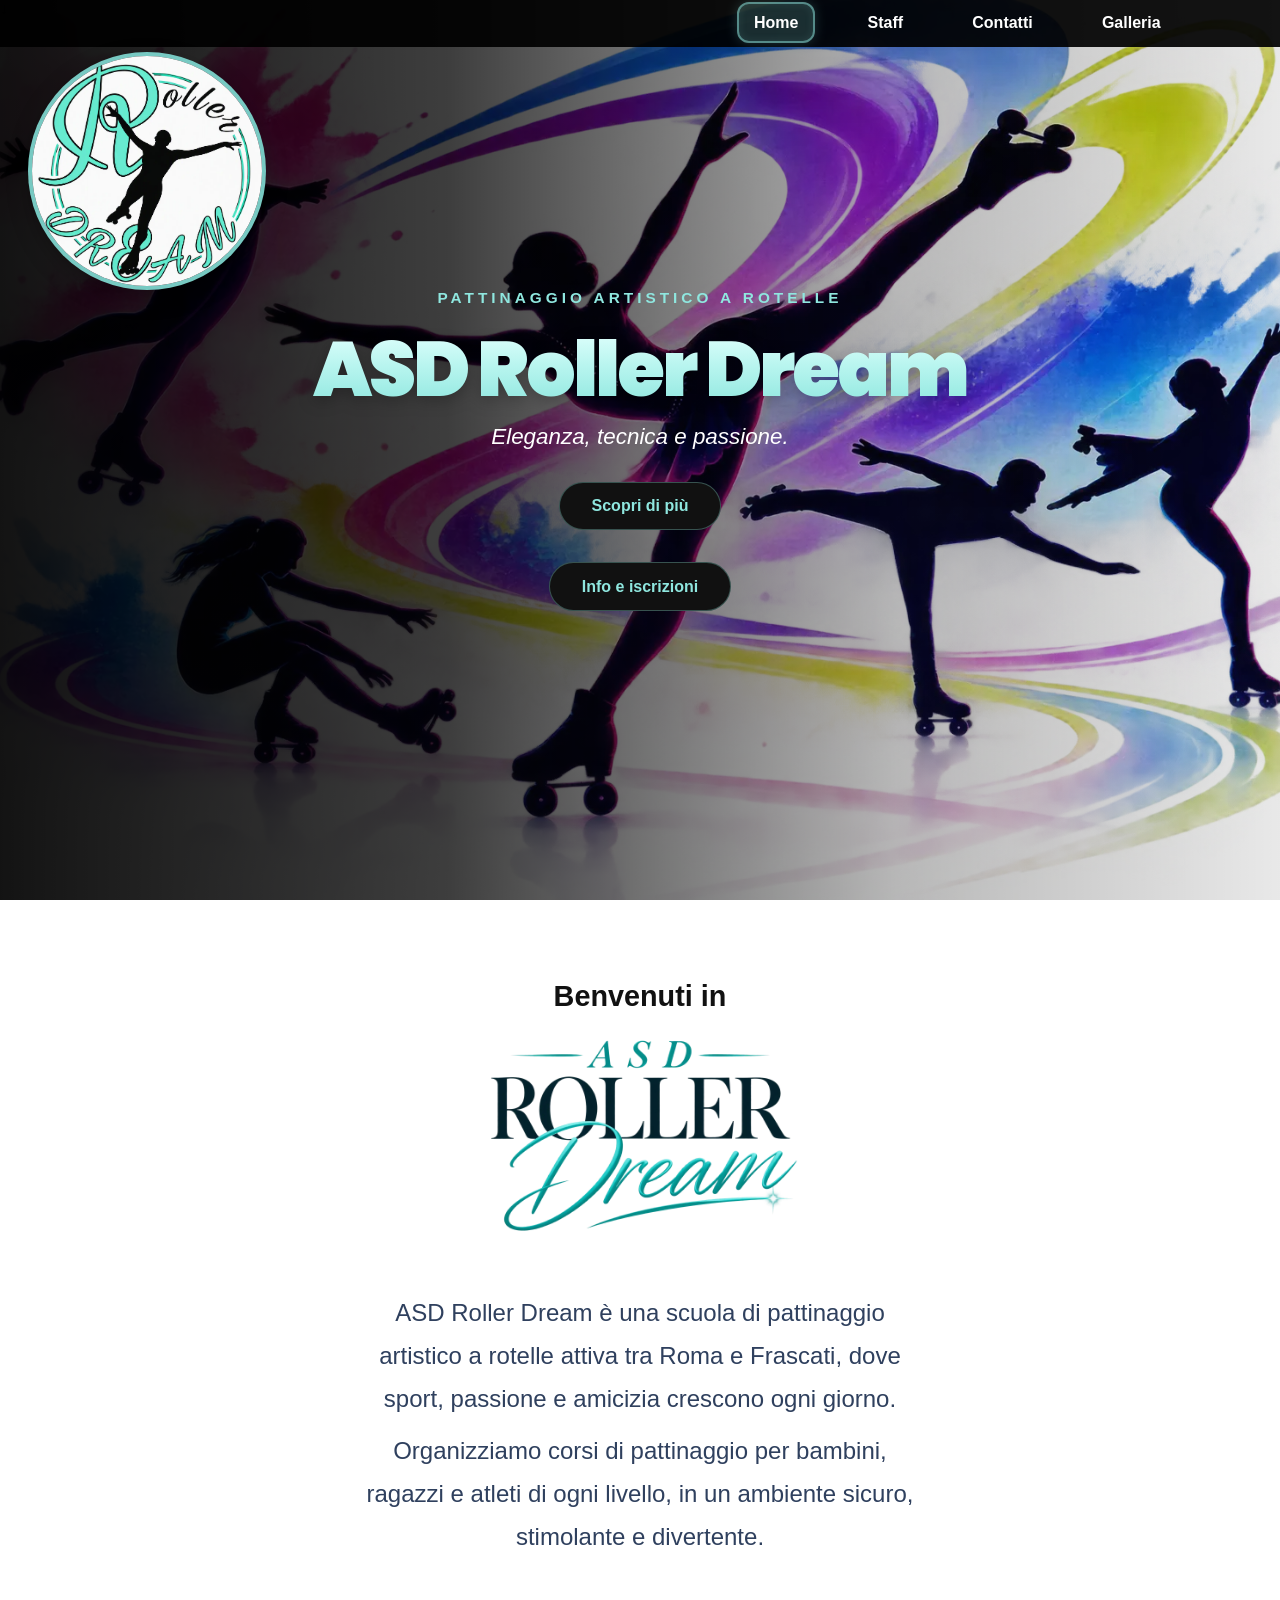
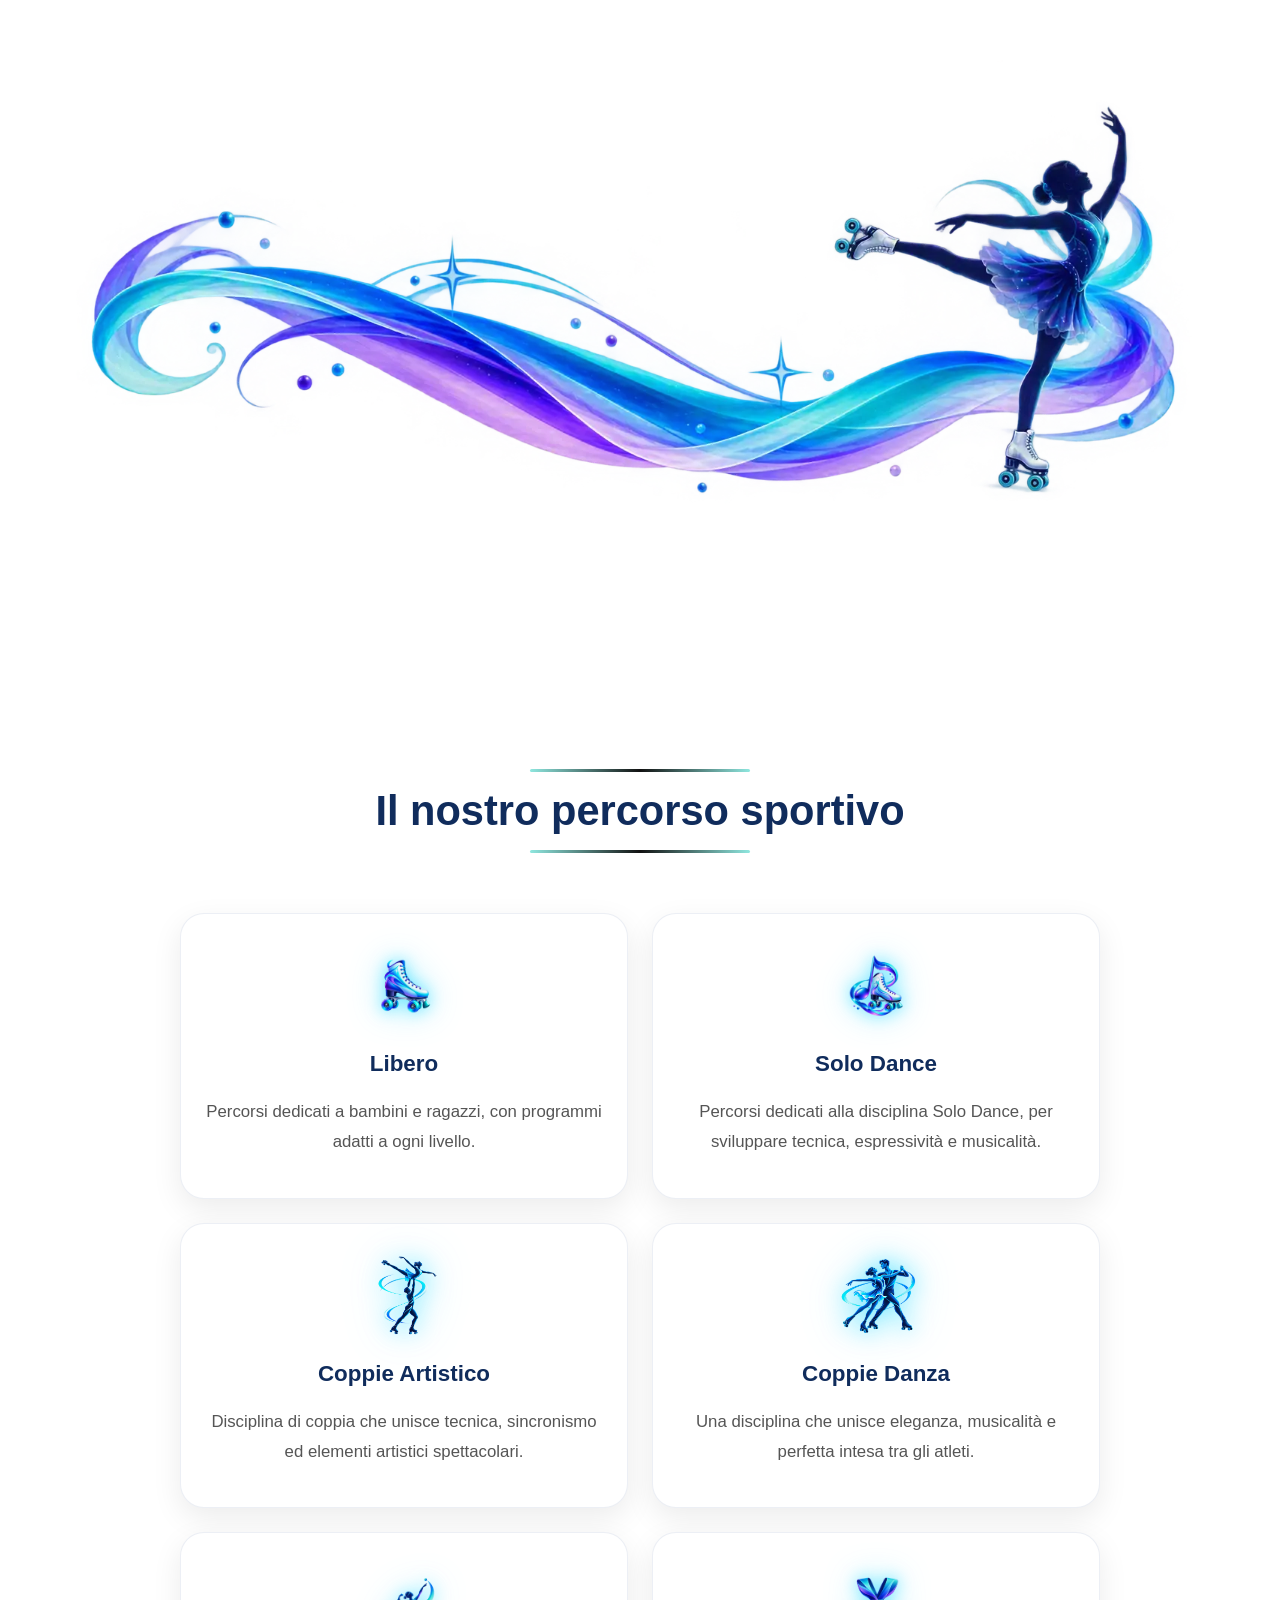
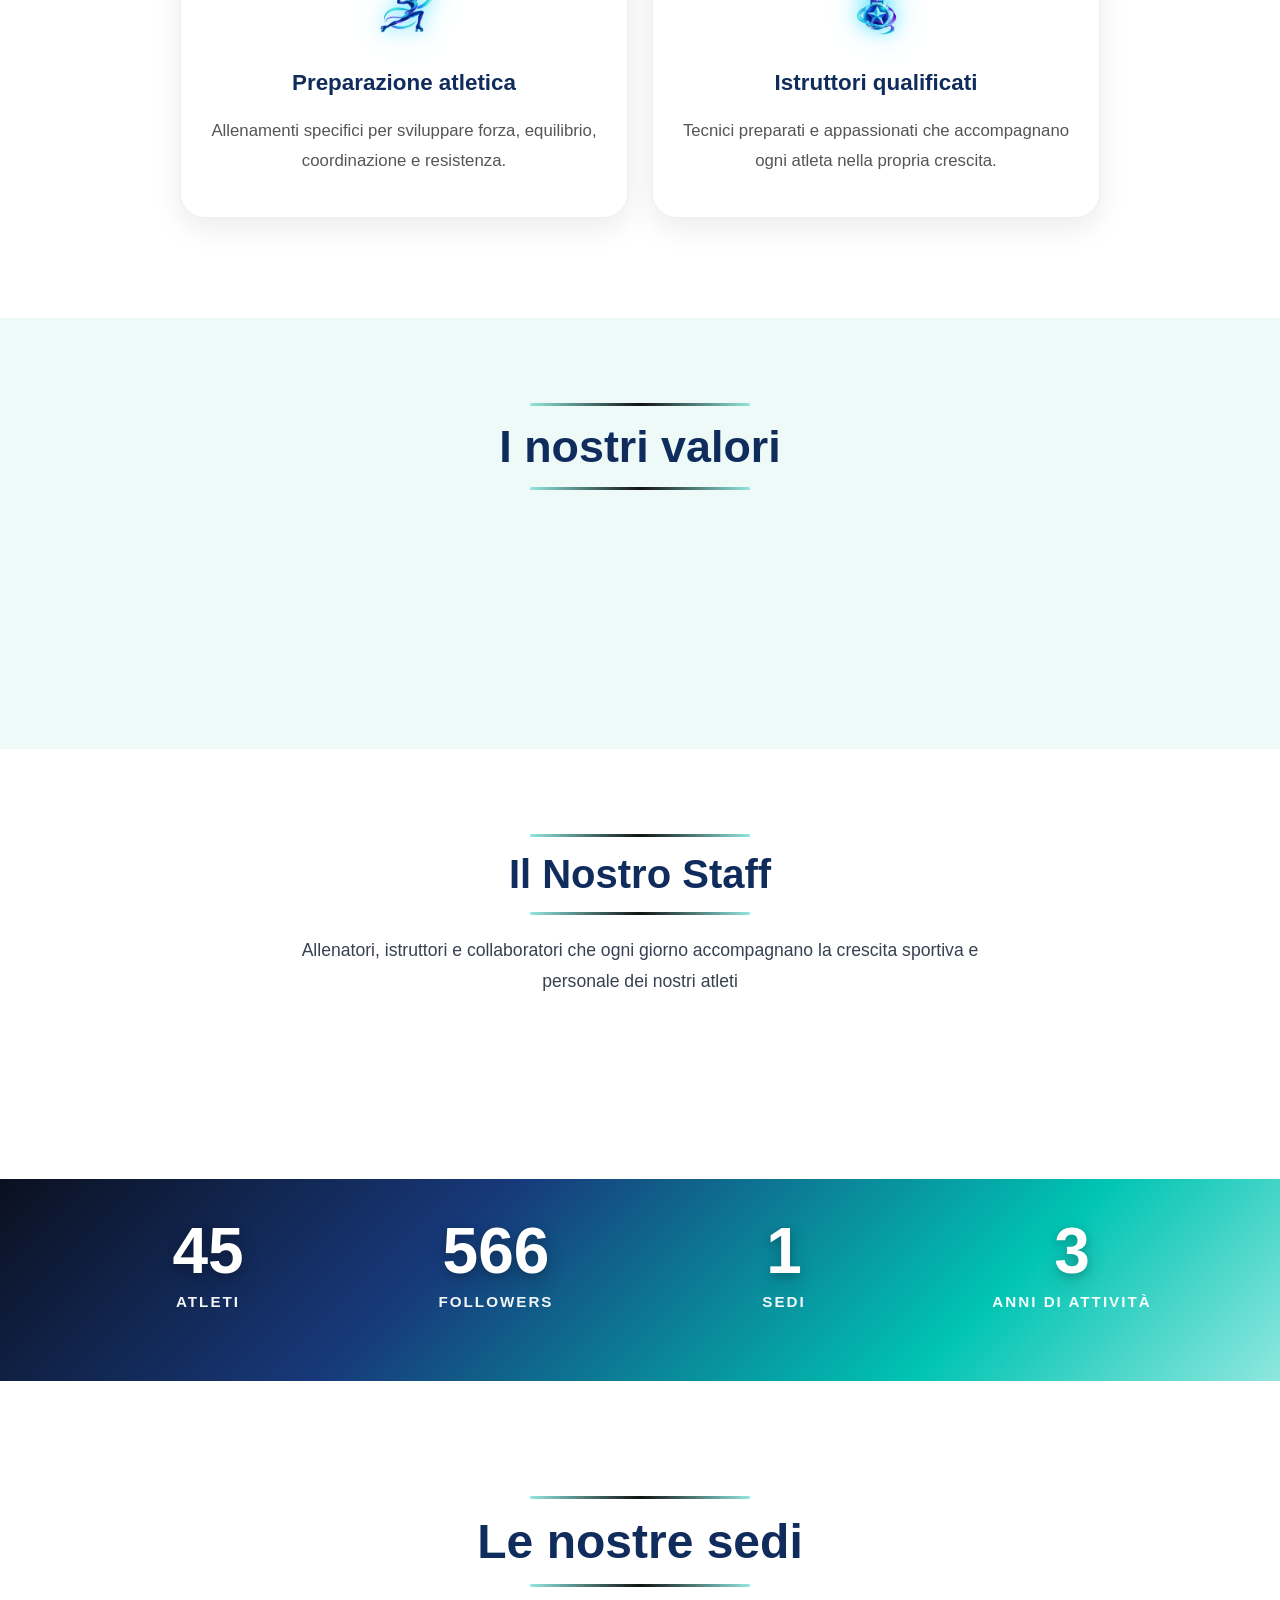
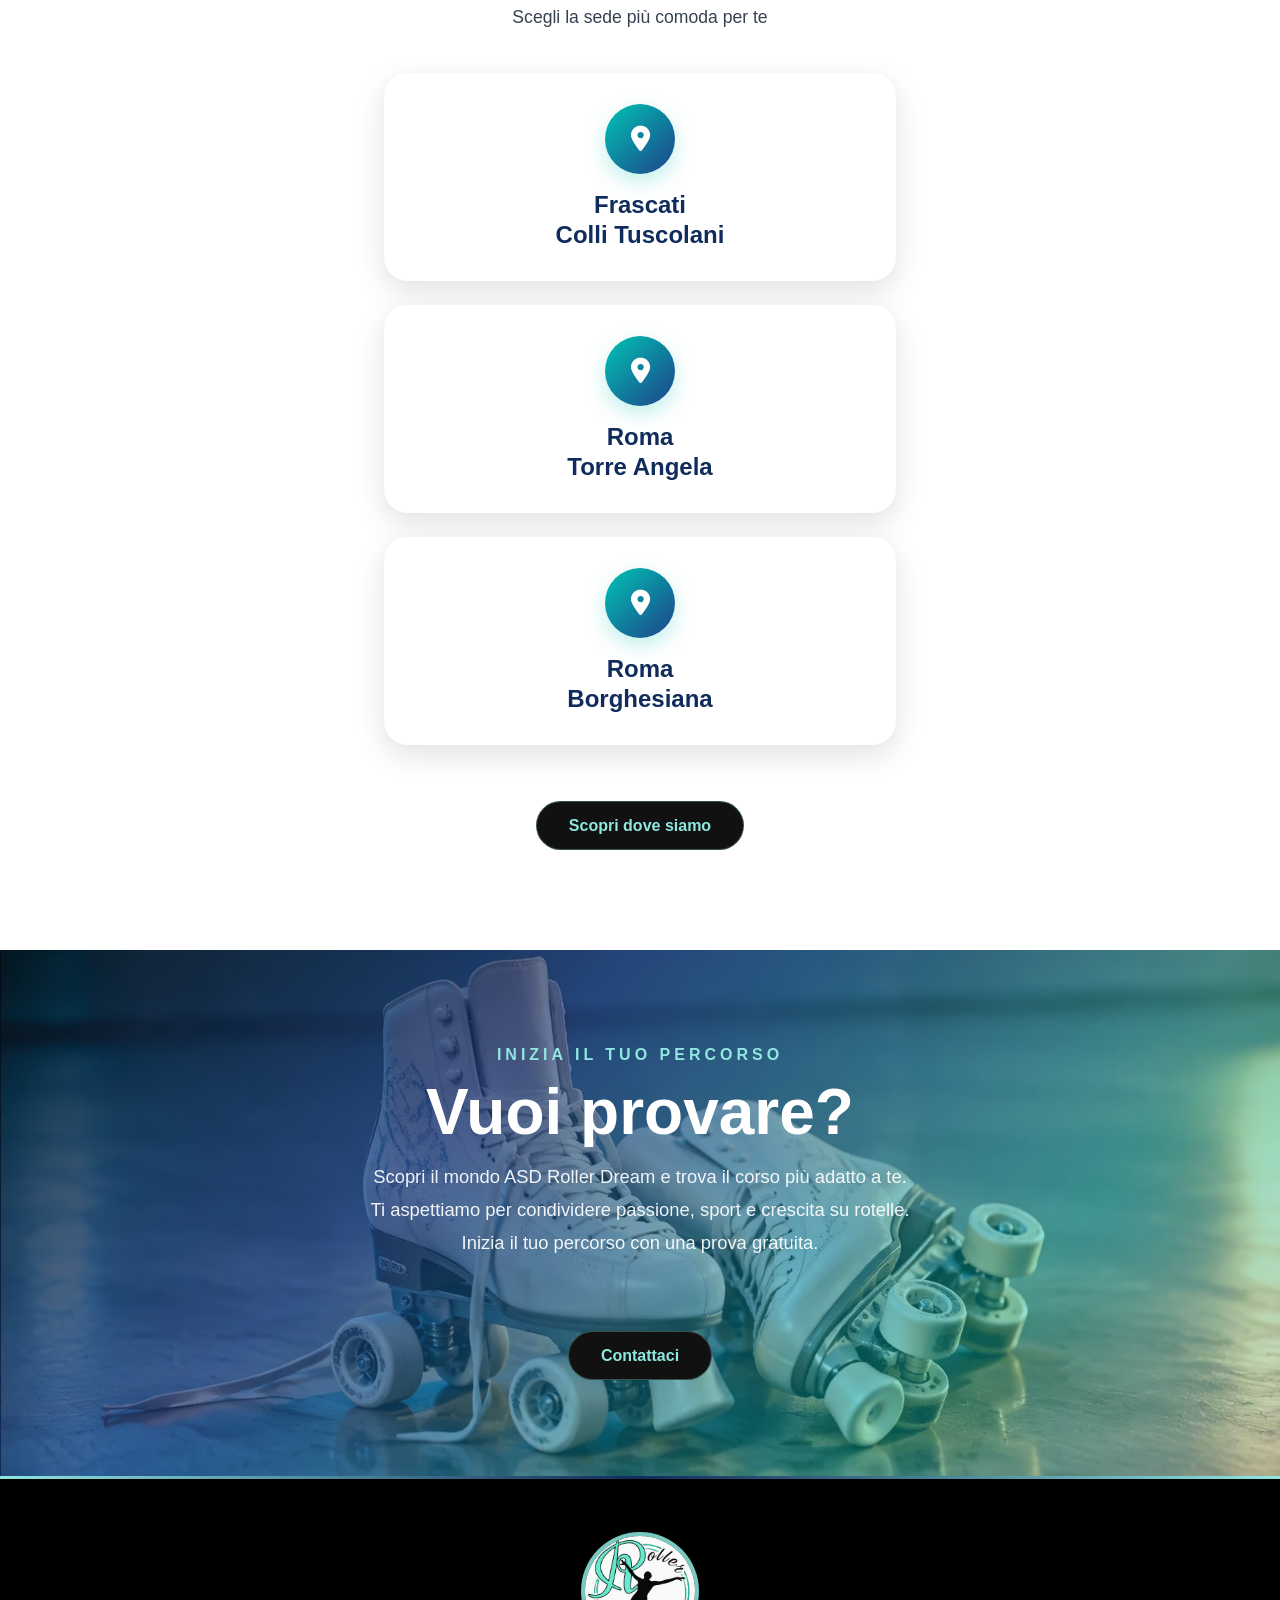
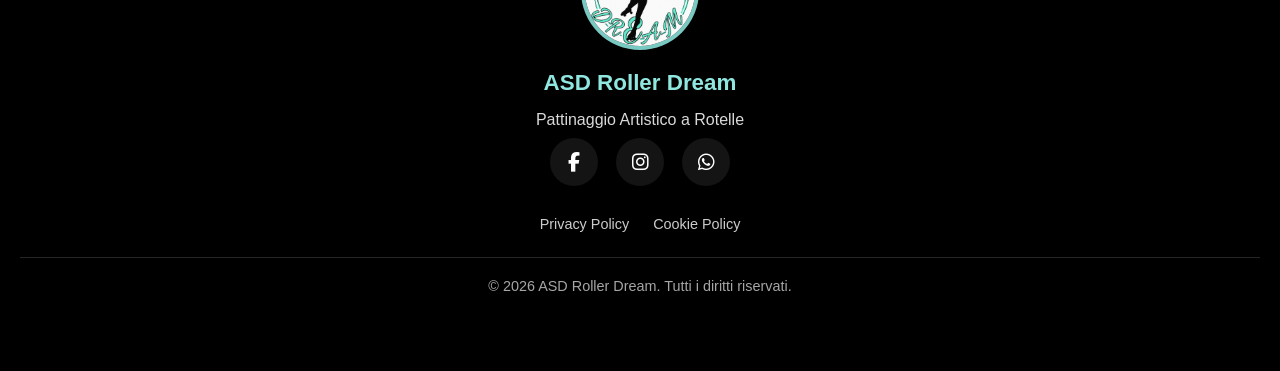
<file: index.html>
<!doctype html>
<html lang="it">
	<head>
		<link rel="icon" type="image/png" href="images/logo.webp">
		<meta charset="UTF-8" />
		<meta name="viewport" content="width=device-width, initial-scale=1.0">

		<title>Corsi di Pattinaggio Artistico a Rotelle | ASD Roller Dream | Frascati e Roma</title>

		<meta name="description"
			  content="ASD Roller Dream organizza corsi di pattinaggio artistico a rotelle per bambini e ragazzi a Roma e Frascati. Allenamenti, gare, crescita sportiva e prova gratuita.">

		<link rel="canonical"
			  href="https://rollerdream2.netlify.app/">

		<!-- Open Graph -->
		<meta property="og:type" content="website">

		<meta property="og:title"
			  content="ASD Roller Dream | Pattinaggio Artistico a Rotelle">

		<meta property="og:description"
			  content="Passione, amicizia e crescita su rotelle. Scopri i corsi Roller Dream e prenota una prova gratuita.">

		<meta property="og:url"
			  content="https://rollerdream2.netlify.app/">

		<meta property="og:image"
			  content="https://rollerdream2.netlify.app/images/social-preview.webp">

		<!-- Twitter -->
		<meta name="twitter:card"
			  content="summary_large_image">

		<meta name="twitter:title"
			  content="ASD Roller Dream">

		<meta name="twitter:description"
			  content="Corsi di pattinaggio artistico a rotelle a Roma e Frascati.">

		<meta name="twitter:image"
			  content="https://rollerdream2.netlify.app/images/social-preview.webp">		
		

		<link rel="preconnect" href="https://fonts.googleapis.com">
		<link rel="preconnect" href="https://fonts.gstatic.com" crossorigin>
		<link rel="stylesheet"href="https://cdnjs.cloudflare.com/ajax/libs/font-awesome/6.5.2/css/all.min.css">

		<link href="https://fonts.googleapis.com/css2?family=Poppins:wght@400;600;700;800;900&display=swap"
			  rel="stylesheet">

		<link rel="stylesheet" href="style.css">

		<script type="application/ld+json">
		{
		  "@context":"https://schema.org",
		  "@type":"SportsActivityLocation",
		  "name":"ASD Roller Dream",
		  "description":"Scuola di pattinaggio artistico a rotelle con corsi per bambini e ragazzi a Roma e Frascati.",
		  "sport":"Pattinaggio Artistico a Rotelle",
		  "areaServed":[
			"Roma",
			"Frascati"
		  ],
		  "url":"https://rollerdream2.netlify.app",
		  "image":"https://rollerdream2.netlify.app/images/social-preview.webp"
		}
		</script>		
		
	</head>
    <body>
        <header>
		
		
            <div class="container nav">

			
				<div class="logo">
					<a href="index.html" class="logo-link">
						<img src="images/logo.webp" alt="Logo ASD Roller Dream">
					</a>
				</div>

			
                <nav>
					<ul>
						<li><a href="index.html" class="active">Home</a></li>
						<li><a href="staff.html">Staff</a></li>
						<li><a href="contatti.html">Contatti</a></li>
						<li><a href="galleria.html">Galleria</a></li>
					</ul>
                </nav>

				<div class="menu-toggle">
					<i class="fa-solid fa-bars"></i>
				</div>
	
            </div>
        </header>
        <section class="hero">
            <div class="hero-content">
                <span class="date">Pattinaggio artistico a rotelle</span>
                <h1>ASD Roller Dream</h1>
                <p>Eleganza, tecnica e passione.</p>
				<a href="#presentazione" class="hero-btn"> Scopri di più </a>
				<a href="contatti.html" class="hero-btn">Info e iscrizioni</a>
            </div>
			<div class="scroll-down">↓</div>
        </section>

		<section id="presentazione" class="presentazione">

			<div class="container">

				<div class="presentazione-testo">

					<div class="welcome">
						Benvenuti in
					</div>

					<h2>ASD Roller Dream</h2>

					<p>
						ASD Roller Dream è una scuola di pattinaggio artistico a rotelle
						attiva tra Roma e Frascati, dove sport, passione e amicizia
						crescono ogni giorno.
					</p>				

					<p>
						Organizziamo corsi di pattinaggio per bambini, ragazzi e atleti di ogni livello, in un ambiente sicuro, stimolante e divertente.
					</p>

				</div>

			</div>

		</section>
	
		<section class="presentazione-grafica">

			<img
			src="images/pattinatrice-sez1-home.webp"
			alt="Pattinatrice Roller Dream">

		</section>		
		
	
		<section class="punti-forza">

			<div class="container">

				<h2>Il nostro percorso sportivo</h2>

				<div class="punti-grid">

					<div class="punto-card">

						<div class="punto-icon">
							<img src="images/libero.webp" alt="Disciplina Libero">
						</div>

						<h3>Libero</h3>

						<p>
							Percorsi dedicati a bambini e ragazzi,
							con programmi adatti a ogni livello.
						</p>

					</div>
					
					<div class="punto-card">

						<div class="punto-icon">
							<img src="images/solodance.webp" alt="Disciplina Solo Dance">
						</div>

						<h3>Solo Dance</h3>

						<p>
							Percorsi dedicati alla disciplina Solo Dance,
							per sviluppare tecnica, espressività e musicalità.
						</p>

					</div>	

					<div class="punto-card">
						<div class="punto-icon">
							<img src="images/coppie-artistico.webp" alt="Coppie Artistico">
						</div>

						<h3>Coppie Artistico</h3>

						<p>
							Disciplina di coppia che unisce tecnica, 
							sincronismo ed elementi artistici spettacolari.
						</p>
					</div>

					<div class="punto-card">
						<div class="punto-icon">
							<img src="images/coppie-danza.webp" alt="Coppie Danza">
						</div>

						<h3>Coppie Danza</h3>

						<p>
							Una disciplina che unisce eleganza,
							musicalità e perfetta intesa tra gli atleti.
						</p>
					</div>

					<div class="punto-card">

						<div class="punto-icon">
							<img src="images/preparazione.webp" alt="Preparazione atletica">
						</div>

						<h3>Preparazione atletica</h3>

						<p>
							Allenamenti specifici per sviluppare forza, 
							equilibrio, coordinazione e resistenza.
						</p>

					</div>					

					<div class="punto-card">

						<div class="punto-icon">
							<img src="images/istruttori.webp" alt="Istruttori qualificati">
						</div>

						<h3>Istruttori qualificati</h3>

						<p>
							Tecnici preparati e appassionati che accompagnano
							ogni atleta nella propria crescita.
						</p>

					</div>

				</div>

			</div>

		</section>

	<section class="valori">

		<div class="container">

			<h2>I nostri valori</h2>

			<div class="valori-grid">

				<div class="valore">

					<img src="images/cuore.webp" alt="Valore Passione">

					<span>Passione</span>

				</div>

				<div class="valore">

					<img src="images/amicizia.webp" alt="Valore Amicizia">

					<span>Amicizia</span>

				</div>

				<div class="valore">

					<img src="images/crescita.webp" alt="Valore Crescita">

					<span>Crescita</span>

				</div>

			</div>

		</div>

	</section>

	<section class="staff-home">

		<div class="container">

			<h2>Il Nostro Staff</h2>

			<p>
				Allenatori, istruttori e collaboratori che ogni giorno
				accompagnano la crescita sportiva e personale
				dei nostri atleti
			</p>

			<a href="staff.html" class="btn-sedi-home">
				Conosci il Team
			</a>

		</div>

	</section>

		<section class="numeri">

			<div class="container">

				<div class="numeri-grid">

					<div class="numero-item">
						<span class="numero" data-target="80">80+</span>
						<span class="label">Atleti</span>
					</div>

					<div class="numero-item">
						<span class="numero" data-target="1000">1000+</span>
						<span class="label">Followers</span>
					</div>

					<div class="numero-item">
						<span class="numero" data-target="3">3</span>
						<span class="label">Sedi</span>
					</div>

					<div class="numero-item">
						<span class="numero" data-target="6">6+</span>
						<span class="label">Anni di attività</span>
					</div>

				</div>

			</div>

		</section>		

		<section class="home-sedi">

			<div class="container">

				<h2>Le nostre sedi</h2>
				
				<p class="sedi-intro">Scegli la sede più comoda per te</p>

				<div class="sedi-showcase">

					<div class="sedi-showcase-inner">

						<div class="sede-item">
							<div class="sede-pin">
								<i class="fa-solid fa-location-dot"></i>
							</div>

							<h3>Frascati <br> Colli Tuscolani</h3>
						</div>

						<div class="sede-item">
							<div class="sede-pin">
								<i class="fa-solid fa-location-dot"></i>
							</div>

							<h3>Roma <br> Torre Angela</h3>
						</div>

						<div class="sede-item">
							<div class="sede-pin">
								<i class="fa-solid fa-location-dot"></i>
							</div>

							<h3>Roma <br> Borghesiana</h3>
						</div>

					</div>

				</div>

				<a href="contatti.html#sedi" class="btn-sedi-home">
					Scopri dove siamo
				</a>

			</div>

		</section>

		<section class="cta-home">

			<div class="container">

				<span class="cta-eyebrow">
					INIZIA IL TUO PERCORSO
				</span>

				<h2>
					Vuoi provare?
				</h2>

				<p>
					Scopri il mondo ASD Roller Dream e trova il corso più adatto a te.<br>
					Ti aspettiamo per condividere passione, sport e crescita su rotelle. <br>
					Inizia il tuo percorso con una prova gratuita.
				</p>

				<a href="contatti.html" class="cta-home-btn">
					Contattaci
				</a>

			</div>

		</section>

		<footer>

			<div class="footer-container">
				
				<div class="footer-logo">
					<img src="images/logo.webp" alt="Logo ASD Roller Dream">
				</div>
				
				<div class="footer-info">
					<h3>ASD Roller Dream</h3>
					<p>Pattinaggio Artistico a Rotelle</p>
				</div>
				
				<div class="footer-social">

					<a href="https://www.facebook.com/p/Asd-Roller-Dream-100063594159488/?locale=it_IT" target="_blank" rel="noopener noreferrer">
						<i class="fab fa-facebook-f"></i>
					</a>

					<a href="https://www.instagram.com/asdrollerdream/?hl=it" target="_blank" rel="noopener noreferrer">
						<i class="fab fa-instagram"></i>
					</a>

					<a href="https://api.whatsapp.com/send?phone=+393889267476" target="_blank" rel="noopener noreferrer">
						<i class="fab fa-whatsapp"></i>
					</a>

				</div>

				<div class="footer-links">
					<a href="privacy.html">Privacy Policy</a>
					<a href="cookie.html">Cookie Policy</a>
				</div>

				<div class="footer-copy">
					<p>&copy; 2026 ASD Roller Dream. Tutti i diritti riservati.</p>
				</div>

			</div>

		</footer>	
		
		<a href="#" class="back-to-top" aria-label="Torna in alto">
			<i class="fa-solid fa-chevron-up"></i>
		</a>	

		<script>	
		
		
		const grafica = document.querySelector('.presentazione-grafica');
		
		const observer = new IntersectionObserver(entries => {

			if(entries[0].isIntersecting){
				grafica.classList.add('visible');
			}

		});
		
		
		observer.observe(grafica);
		
		
		const numeri = document.querySelectorAll('.numero');
		const sezioneNumeri = document.querySelector('.numeri');

		let animazionePartita = false;

		const observerNumeri = new IntersectionObserver(entries => {

			if(entries[0].isIntersecting && !animazionePartita){

				animazionePartita = true;

				numeri.forEach(numero => {

					const target = +numero.dataset.target;
					const durata = 1500;

					let corrente = 0;

					const incremento = target / 60;

					const timer = setInterval(() => {

						corrente += incremento;

						if(corrente >= target){

							numero.textContent = target +
								(target !== 3 ? '+' : '');

							clearInterval(timer);

						} else {

							numero.textContent =
								Math.floor(corrente);

						}

					}, durata / 60);

				});

			}

		});

		observerNumeri.observe(sezioneNumeri);	
		
		
		const menuToggle = document.querySelector('.menu-toggle');
		const menu = document.querySelector('nav');
		const pageTitle = document.querySelector('.page-title');

		if(menuToggle){

			menuToggle.addEventListener('click', () => {

				menu.classList.toggle('active');

				if(pageTitle){
					pageTitle.classList.toggle('menu-open');
				}
				
				if(menu.classList.contains('active')){
					menuToggle.innerHTML =
						'<i class="fa-solid fa-xmark"></i>';
				}else{
					menuToggle.innerHTML =
						'<i class="fa-solid fa-bars"></i>';
				}			

			});

		}
	

		const backToTop =
		document.querySelector('.back-to-top');

		window.addEventListener('scroll', () => {

			if(window.scrollY > 500){
				backToTop.classList.add('show');
			}else{
				backToTop.classList.remove('show');
			}

		});


		const cards = document.querySelectorAll('.punto-card');

		const observerCards = new IntersectionObserver((entries) => {

			entries.forEach(entry => {

				if (entry.isIntersecting) {
					entry.target.classList.add('visible');
				}

			});

		}, {
			threshold: 0.2
		});

		cards.forEach(card => observerCards.observe(card));


		const valori = document.querySelectorAll('.valore');

		const observerValori = new IntersectionObserver((entries) => {

			entries.forEach((entry) => {

				if (entry.isIntersecting) {
					entry.target.classList.add('visible');
				}

			});

		}, {
			threshold: 0.2
		});

		valori.forEach((valore) => {
			observerValori.observe(valore);
		});


		const sedi = document.querySelectorAll('.sede-item');

		const observerSedi = new IntersectionObserver((entries) => {

			entries.forEach((entry) => {

				if (entry.isIntersecting) {
					entry.target.classList.add('visible');
				}

			});

		}, {
			threshold: 0.2
		});

		sedi.forEach((sede) => {
			observerSedi.observe(sede);
		});
		
		
		const header = document.querySelector("header");

		window.addEventListener("scroll", () => {

			if(window.scrollY > 80){
				header.classList.add("scrolled");
			}else{
				header.classList.remove("scrolled");
			}

		});		
		
		const ctaContainer =
			document.querySelector('.cta-home .container');

		const observerCta = new IntersectionObserver((entries) => {

			entries.forEach((entry) => {

				if(entry.isIntersecting){
					entry.target.classList.add('visible');
				}

			});

		}, {
			threshold: 0.2
		});

		observerCta.observe(ctaContainer);	

		const buttons = document.querySelectorAll('.btn-sedi-home');

		const buttonObserver = new IntersectionObserver((entries) => {

			entries.forEach((entry) => {

				if(entry.isIntersecting){
					entry.target.classList.add('show');
				}

			});

		}, {
			threshold: 0.2
		});

		buttons.forEach((button) => {
			buttonObserver.observe(button);
		});

		</script>	



	
    </body>
</html>
</file>
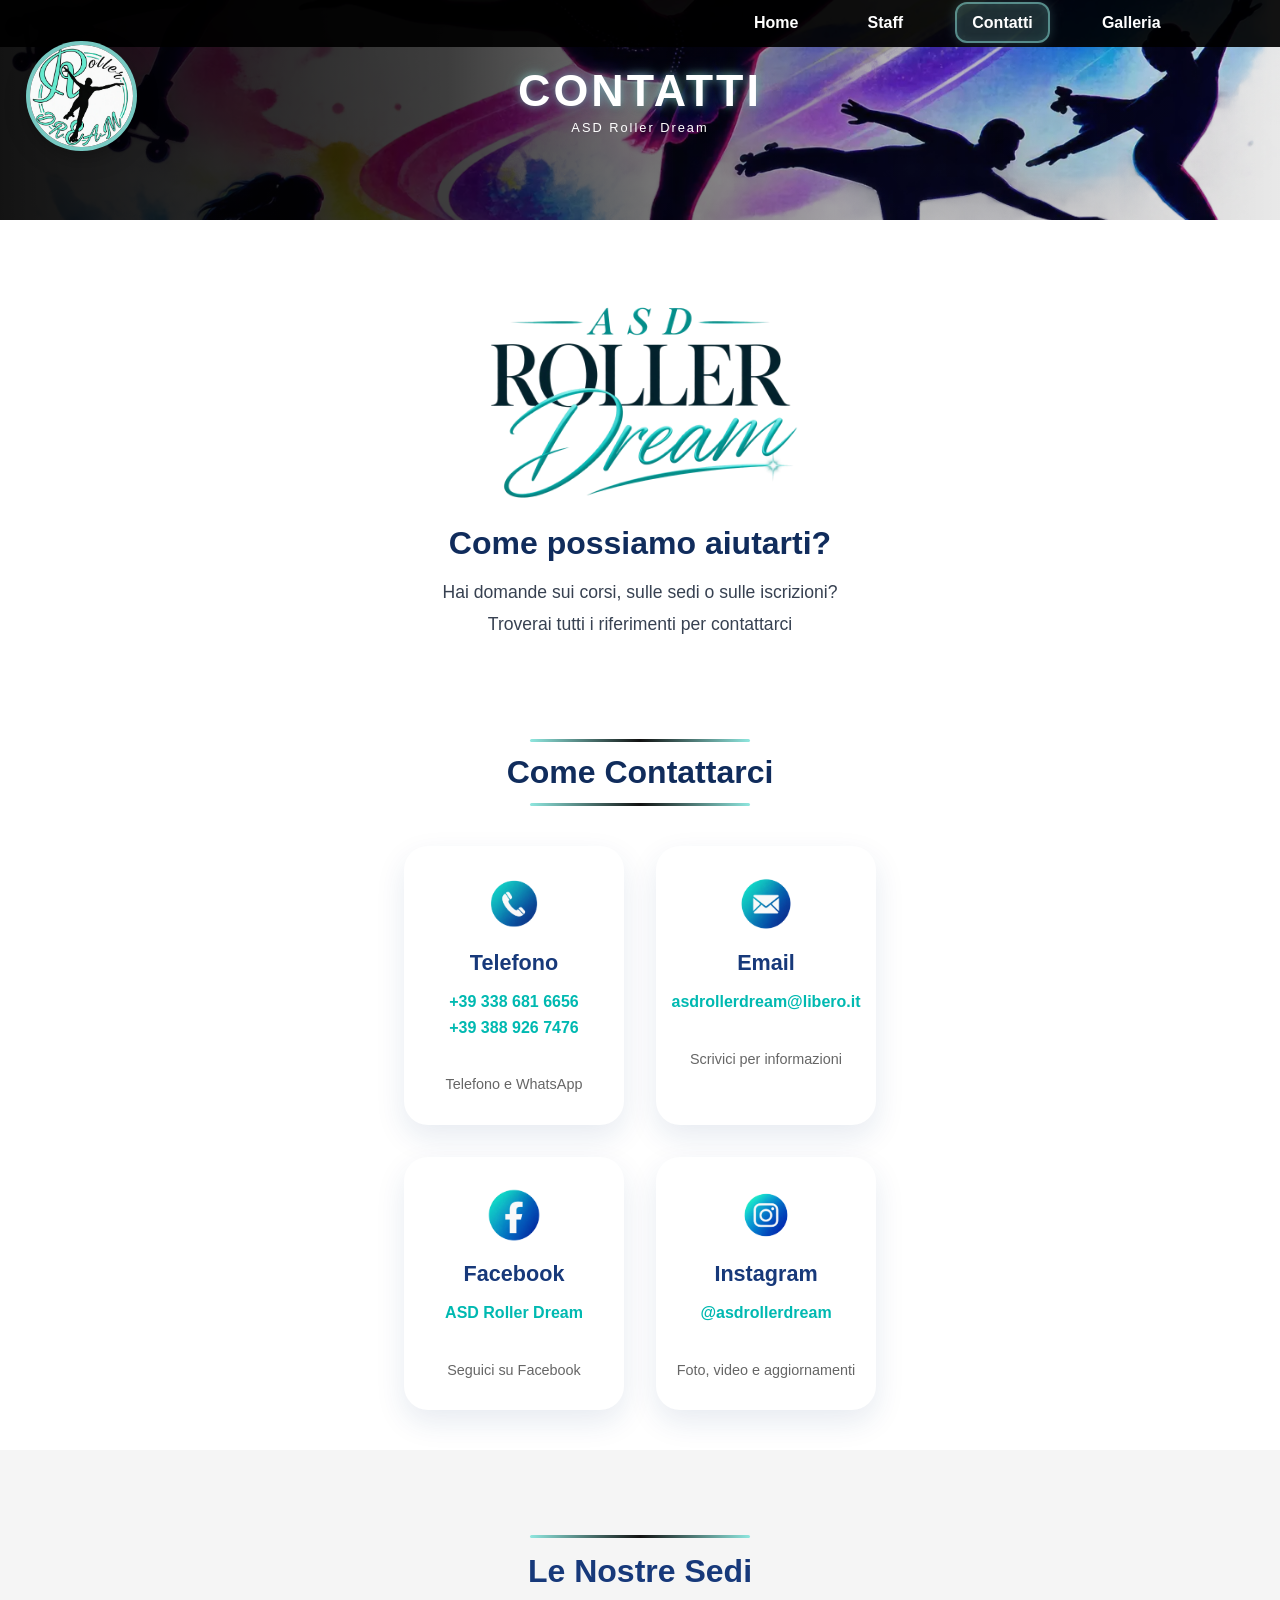
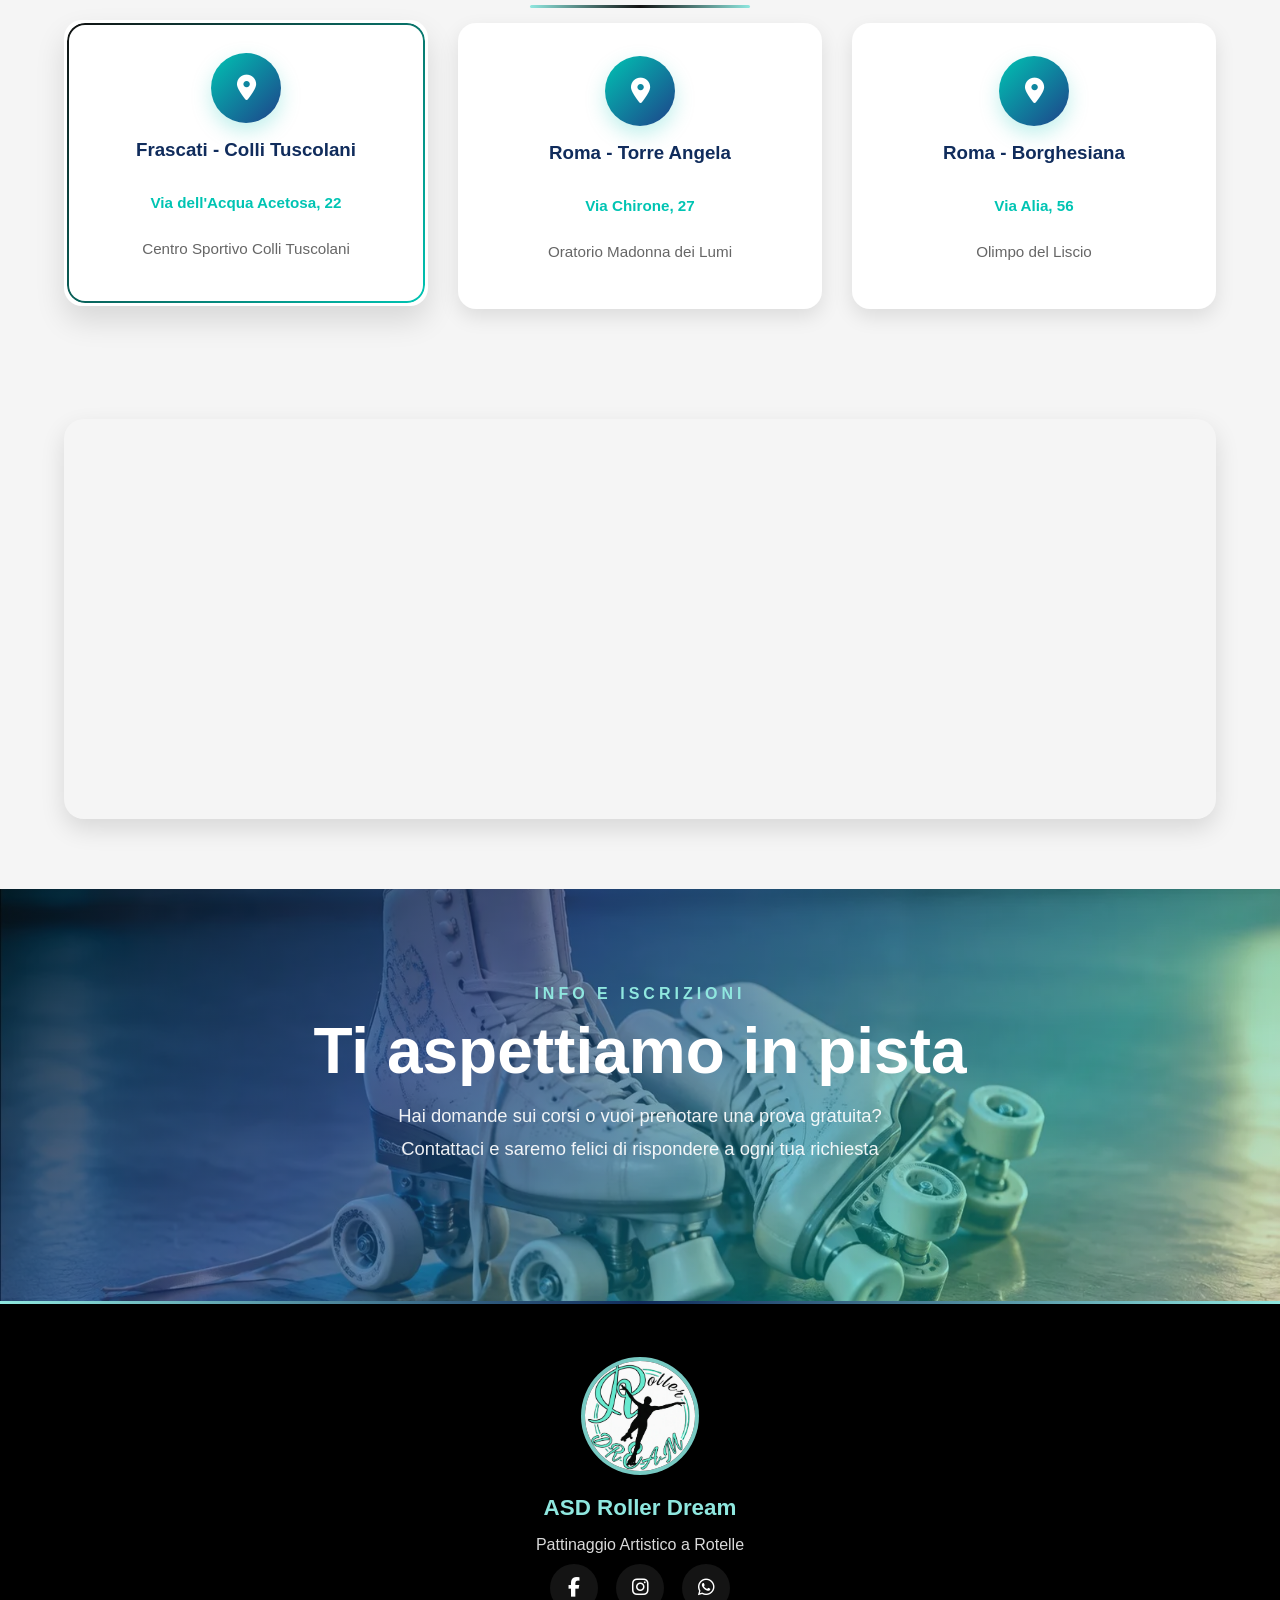
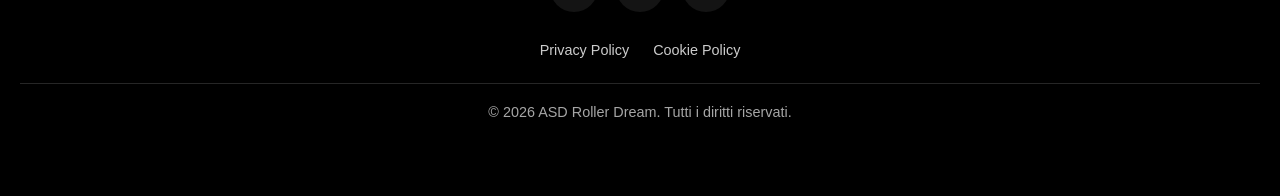
<file: contatti.html>
<!DOCTYPE html>
<html lang="it">

<head>
	<link rel="icon" href="images/logo.webp">
    <meta charset="UTF-8">
    <meta name="viewport" content="width=device-width, initial-scale=1.0">

    <title>ASD Roller Dream - Contatti</title>

    <link rel="preconnect" href="https://fonts.googleapis.com">
    <link rel="preconnect" href="https://fonts.gstatic.com" crossorigin>
	<link rel="stylesheet"href="https://cdnjs.cloudflare.com/ajax/libs/font-awesome/6.5.2/css/all.min.css">

    <link href="https://fonts.googleapis.com/css2?family=Poppins:wght@400;600;700;800;900&display=swap"
          rel="stylesheet">

    <link rel="stylesheet" href="style.css">
</head>

<body>

    <header>
        <div class="container nav">

            <div class="logo-altrepag">
                <a href="index.html" class="logo-link">
                    <img src="images/logo.webp">
                </a>
            </div>

            <nav>
                <ul>
					<li><a href="index.html">Home</a></li>
					<li><a href="staff.html">Staff</a></li>
					<li><a href="contatti.html" class="active">Contatti</a></li>
					<li><a href="galleria.html">Galleria</a></li>
                </ul>
            </nav>

			<div class="menu-toggle">
				<i class="fa-solid fa-bars"></i>
			</div>

        </div>
    </header>

    <section class="hero-altrepag">

        <div class="page-title">
            <h1>Contatti</h1>
            <span>ASD Roller Dream</span>
        </div>

    </section>


	<section class="intro-contatti">

		<div class="presentazione-testo">



			<h2>IMMAGINE</h2>

			<p class="intro-contatti-title">
				Come possiamo aiutarti?
			</p>

			<p class="intro-section">
				Hai domande sui corsi, sulle sedi o sulle iscrizioni? <br>
				Troverai tutti i riferimenti per contattarci
			</p>

		</div>

	</section>


	<section class="contatti-divider">
		<h2>Come Contattarci</h2>
	</section>

	<section class="contatti">

		<div class="contatti-grid">

			<div class="contatto-card">

				<div class="contatto-icon">
					<img src="images/telefono.webp">
				</div>

				<h3>Telefono</h3>

				<a>+39 338 681 6656 <br> +39 388 926 7476</a>
				<br>
				<p class="contatto-note">
					Telefono e WhatsApp
				</p>		
				

					

			</div>

			<div class="contatto-card">

				<div class="contatto-icon">
					<img src="images/email.webp">
				</div>

				<h3>Email</h3>

				<a href="mailto:asdrollerdream@libero.it">
					asdrollerdream@libero.it
				</a>
				<br>
				<span class="contatto-note">
					Scrivici per informazioni
				</span>				

			</div>

			<div class="contatto-card">

				<div class="contatto-icon">
					<img src="images/facebook.webp">
				</div>

				<h3>Facebook</h3>

				<a href="https://www.facebook.com/p/Asd-Roller-Dream-100063594159488/?locale=it_IT" target="_blank">
					ASD Roller Dream
				</a>
				<br>
				<span class="contatto-note">
					Seguici su Facebook
				</span>				

			</div>


			<div class="contatto-card">

				<div class="contatto-icon">
					<img src="images/instagram.webp">
				</div>

				<h3>Instagram</h3>

				<a href="https://www.instagram.com/asdrollerdream/" target="_blank">
					@asdrollerdream
				</a>
				<br>
				<span class="contatto-note">
					Foto, video e aggiornamenti
				</span>					

			</div>

		</div>

	</section>

	<section id="sedi" class="sedi container">

		<h2>Le Nostre Sedi</h2>

		<div class="sedi-grid">

		<div class="sede-card attiva"
		 data-map="https://www.google.com/maps/embed?pb=!1m18!1m12!1m3!1d951.4036866243481!2d12.625699869668882!3d41.822751097609505!2m3!1f0!2f0!3f0!3m2!1i1024!2i768!4f13.1!3m3!1m2!1s0x132587d73487be03%3A0x165fe7ef60eba2cd!2sVia%20dell'Acqua%20Acetosa%2C%2022%2C%2000118%20Roma%20RM!5e1!3m2!1sit!2sit!4v1791995559209!5m2!1sit!2sit">
	
		<div class="sede-pin">
			<i class="fa-solid fa-location-dot"></i>
		</div>
		<h3>Frascati - Colli Tuscolani</h3>

		<p class="indirizzo">Via dell'Acqua Acetosa, 22</p>
		<p class="sede-indicazione">Centro Sportivo Colli Tuscolani</p>
		
		<a class="btn-maps"
		   href="https://www.google.com/maps?q=41.8227763592863,12.626348059388345"
		   target="_blank">
			Indicazioni
		</a>		

	</div>

	<div class="sede-card"
		 data-map="https://www.google.com/maps/embed?pb=!1m18!1m12!1m3!1d1345.2466565411873!2d12.618571737496666!3d41.879961334719916!2m3!1f0!2f0!3f0!3m2!1i1024!2i768!4f13.1!3m3!1m2!1s0x132f62ccf82da99f%3A0x3937cdbf7877b160!2sVia%20Chirone%2C%2027%2C%2000133%20Roma%20RM!5e1!3m2!1sit!2sit!4v1792484264945!5m2!1sit!2sit">
		<div class="sede-pin">
			<i class="fa-solid fa-location-dot"></i>
		</div>
		<h3>Roma - Torre Angela</h3>

		<p class="indirizzo">Via Chirone, 27</p>
		<p class="sede-indicazione">Oratorio Madonna dei Lumi</p>
		
		<a class="btn-maps"
		   href="https://www.google.com/maps?q=41.88015223420757,12.618911881622317"
		   target="_blank">
			Indicazioni
		</a>			


	</div>

	<div class="sede-card"
		 data-map="https://www.google.com/maps/embed?pb=!1m18!1m12!1m3!1d2619.6000819047454!2d12.676445196190468!3d41.86500147586897!2m3!1f0!2f0!3f0!3m2!1i1024!2i768!4f13.1!3m3!1m2!1s0x132f7d983ddecd03%3A0xaec41ff893c64e9!2sVia%20Alia%2C%2056%2C%2000132%20Roma%20RM!5e1!3m2!1sit!2sit!4v1792484457057!5m2!1sit!2sit">
		<div class="sede-pin">
			<i class="fa-solid fa-location-dot"></i>
		</div>
		<h3>Roma - Borghesiana</h3>

		<p class="indirizzo">Via Alia, 56</p>
		<p class="sede-indicazione">Olimpo del Liscio</p>
		
		<a class="btn-maps"
		   href="https://www.google.com/maps?q=41.86556604876869,12.67798807655501"
		   target="_blank">
			Indicazioni
		</a>			

	</div>

		</div>

	</section>

	<section class="mappa container">

		<div class="mappa-box">

			<iframe
				id="googleMap"
				src="https://www.google.com/maps/embed?pb=!1m18!1m12!1m3!1d951.4036866243481!2d12.625699869668882!3d41.822751097609505!2m3!1f0!2f0!3f0!3m2!1i1024!2i768!4f13.1!3m3!1m2!1s0x132587d73487be03%3A0x165fe7ef60eba2cd!2sVia%20dell'Acqua%20Acetosa%2C%2022%2C%2000118%20Roma%20RM!5e1!3m2!1sit!2sit!4v1791995559209!5m2!1sit!2sit"
				loading="lazy"
				allowfullscreen>
			</iframe>

		</div>

	</section>

	<section class="cta-home cta-inner">

		<div class="container">

			<span class="cta-eyebrow">
				INFO E ISCRIZIONI
			</span>

			<h2>
				Ti aspettiamo in pista
			</h2>

			<p>
				Hai domande sui corsi o vuoi prenotare una prova gratuita? <br> Contattaci e saremo felici di rispondere a ogni tua richiesta
			</p>

		</div>

	</section>

	<footer>

		<div class="footer-container">
			
			<div class="footer-logo">
				<img src="images/logo.webp">
			</div>
			
			<div class="footer-info">
				<h3>ASD Roller Dream</h3>
				<p>Pattinaggio Artistico a Rotelle</p>
			</div>
			
			<div class="footer-social">

				<a href="https://www.facebook.com/p/Asd-Roller-Dream-100063594159488/?locale=it_IT" target="_blank" rel="noopener noreferrer">
					<i class="fab fa-facebook-f"></i>
				</a>

				<a href="https://www.instagram.com/asdrollerdream/?hl=it" target="_blank" rel="noopener noreferrer">
					<i class="fab fa-instagram"></i>
				</a>

				<a href="https://api.whatsapp.com/send?phone=+393889267476" target="_blank" rel="noopener noreferrer">
					<i class="fab fa-whatsapp"></i>
				</a>

			</div>

			<div class="footer-links">
				<a href="privacy.html">Privacy Policy</a>
				<a href="cookie.html">Cookie Policy</a>
			</div>

			<div class="footer-copy">
				<p>&copy; 2026 ASD Roller Dream. Tutti i diritti riservati.</p>
			</div>

		</div>

	</footer>	

	<a href="#" class="back-to-top" aria-label="Torna in alto">
		<i class="fa-solid fa-chevron-up"></i>
	</a>	

	<script>
		const menuToggle = document.querySelector('.menu-toggle');
		const menu = document.querySelector('nav');
		const pageTitle = document.querySelector('.page-title');

		if(menuToggle){

			menuToggle.addEventListener('click', () => {

				menu.classList.toggle('active');

				if(pageTitle){
					pageTitle.classList.toggle('menu-open');
				}
				
				if(menu.classList.contains('active')){
					menuToggle.innerHTML =
						'<i class="fa-solid fa-xmark"></i>';
				}else{
					menuToggle.innerHTML =
						'<i class="fa-solid fa-bars"></i>';
				}				

			});

		}

		const cards = document.querySelectorAll('.sede-card');
		const map = document.getElementById('googleMap');

		cards.forEach(card => {

			card.addEventListener('click', () => {

				cards.forEach(c =>
					c.classList.remove('attiva')
				);

				card.classList.add('attiva');

				map.src = card.dataset.map;

			});

		});

		const backToTop = document.querySelector('.back-to-top');

		window.addEventListener('scroll', () => {

			if(window.scrollY > 300){
				backToTop.classList.add('show');
			}else{
				backToTop.classList.remove('show');
			}

		});
		

		const observer = new IntersectionObserver((entries) => {

			entries.forEach(entry => {

				if(entry.isIntersecting){
					entry.target.classList.add('visible');
				}

			});

		},{
			threshold:0.15
		});

		document.querySelectorAll('.contatto-card').forEach(card => {
			observer.observe(card);
		});

		document.querySelectorAll('.sede-card').forEach(card => {
			observer.observe(card);
		});

		const header = document.querySelector("header");

		window.addEventListener("scroll", () => {

			if(window.scrollY > 80){
				header.classList.add("scrolled");
			}else{
				header.classList.remove("scrolled");
			}

		});	
		
		const ctaContainer =
			document.querySelector('.cta-home .container');

		const observerCta = new IntersectionObserver((entries) => {

			entries.forEach((entry) => {

				if(entry.isIntersecting){
					entry.target.classList.add('visible');
				}

			});

		}, {
			threshold: 0.2
		});

		observerCta.observe(ctaContainer);		

	</script>

</body>

</html>
</file>
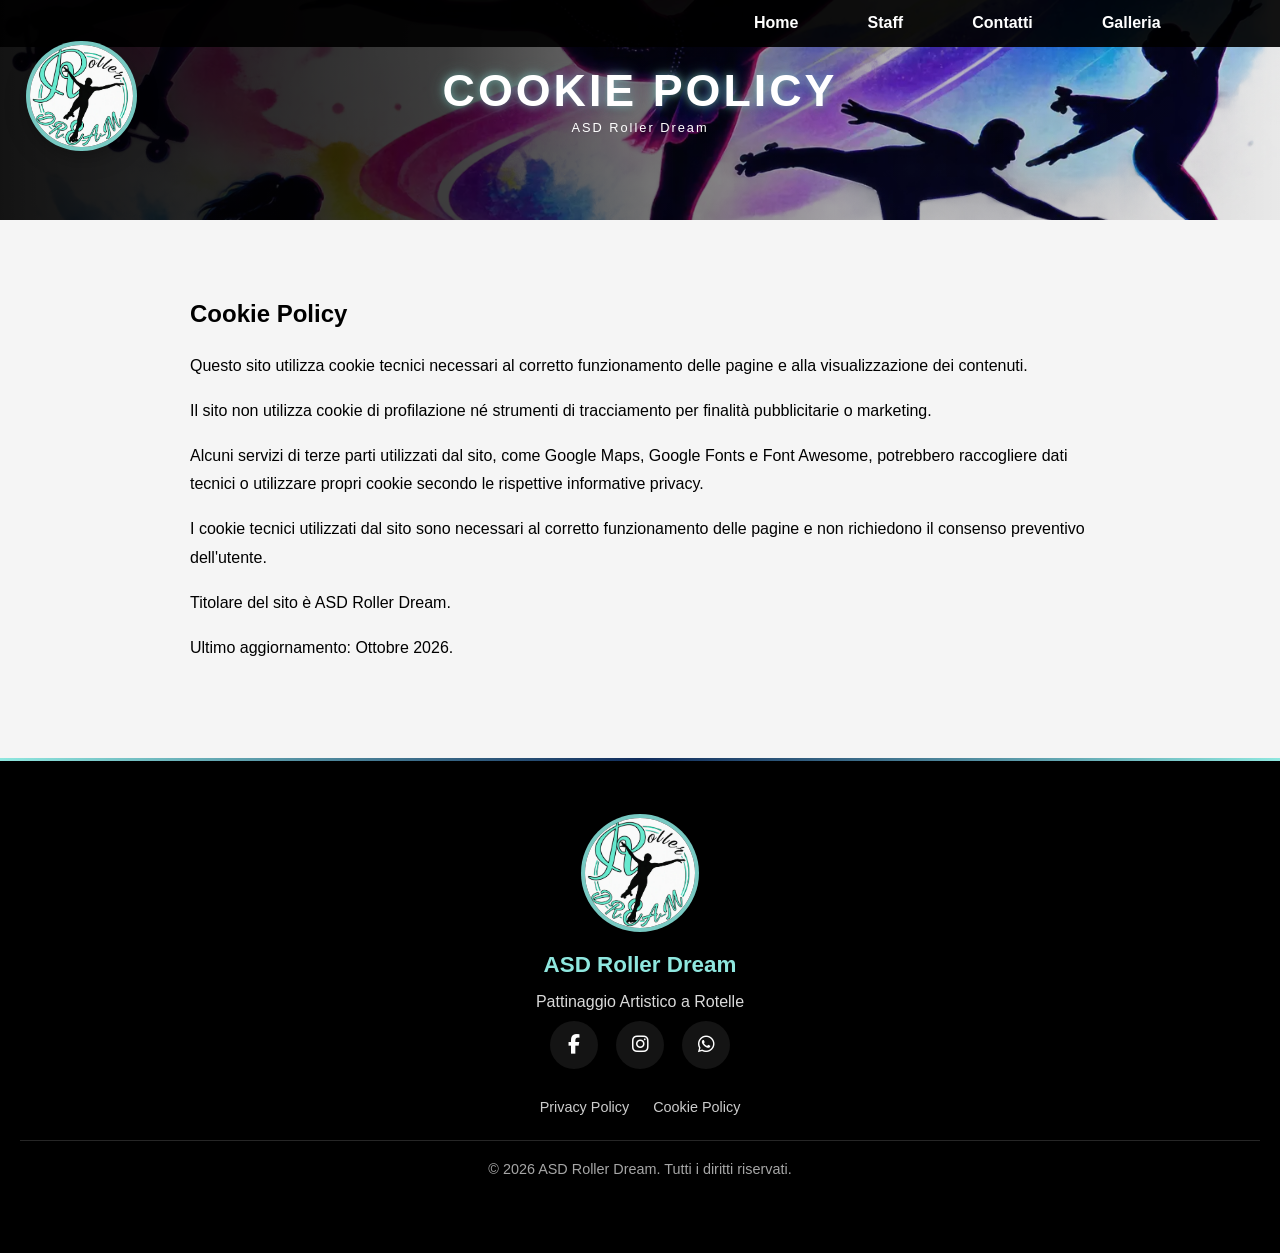
<file: cookie.html>
<!DOCTYPE html>
<html lang="it">

<head>
	<link rel="icon" href="images/logo.webp">
    <meta charset="UTF-8">
    <meta name="viewport" content="width=device-width, initial-scale=1.0">

    <title>ASD Roller Dream - Cookie Policy</title>

    <link rel="preconnect" href="https://fonts.googleapis.com">
    <link rel="preconnect" href="https://fonts.gstatic.com" crossorigin>
	<link rel="stylesheet"href="https://cdnjs.cloudflare.com/ajax/libs/font-awesome/6.5.2/css/all.min.css">

    <link href="https://fonts.googleapis.com/css2?family=Poppins:wght@400;600;700;800;900&display=swap"
          rel="stylesheet">

    <link rel="stylesheet" href="style.css">
</head>

<body>

    <header>
        <div class="container nav">

            <div class="logo-altrepag">
                <a href="index.html" class="logo-link">
                    <img src="images/logo.webp">
                </a>
            </div>

            <nav>
                <ul>
					<li><a href="index.html">Home</a></li>
					<li><a href="staff.html">Staff</a></li>
					<li><a href="contatti.html">Contatti</a></li>
					<li><a href="galleria.html">Galleria</a></li>
                </ul>
            </nav>

			<div class="menu-toggle">
				<i class="fa-solid fa-bars"></i>
			</div>

        </div>
    </header>

    <section class="hero-altrepag">

        <div class="page-title">
            <h1>Cookie Policy</h1>
            <span>ASD Roller Dream</span>
        </div>

    </section>

	<section class="contenuto-legale">
		<div class="container">

			<h2>Cookie Policy</h2>

			<p>
				Questo sito utilizza cookie tecnici necessari al corretto
				funzionamento delle pagine e alla visualizzazione dei contenuti.
			</p>

			<p>
				Il sito non utilizza cookie di profilazione né strumenti di
				tracciamento per finalità pubblicitarie o marketing.
			</p>

			<p>
				Alcuni servizi di terze parti utilizzati dal sito, come
				Google Maps, Google Fonts e Font Awesome, potrebbero raccogliere
				dati tecnici o utilizzare propri cookie secondo le rispettive
				informative privacy.
			</p>

			<p>
				I cookie tecnici utilizzati dal sito sono necessari al corretto funzionamento 
				delle pagine e non richiedono il consenso preventivo dell'utente.
			</p>

			<p>
				Titolare del sito è ASD Roller Dream.
			</p>

			<p>
				Ultimo aggiornamento: Ottobre 2026.
			</p>

		</div>
	</section>

	<footer>

		<div class="footer-container">
			
			<div class="footer-logo">
				<img src="images/logo.webp">
			</div>
			
			<div class="footer-info">
				<h3>ASD Roller Dream</h3>
				<p>Pattinaggio Artistico a Rotelle</p>
			</div>
			
			<div class="footer-social">

				<a href="https://www.facebook.com/p/Asd-Roller-Dream-100063594159488/?locale=it_IT" target="_blank" rel="noopener noreferrer">
					<i class="fab fa-facebook-f"></i>
				</a>

				<a href="https://www.instagram.com/asdrollerdream/?hl=it" target="_blank" rel="noopener noreferrer">
					<i class="fab fa-instagram"></i>
				</a>

				<a href="https://api.whatsapp.com/send?phone=+393889267476" target="_blank" rel="noopener noreferrer">
					<i class="fab fa-whatsapp"></i>
				</a>

			</div>

			<div class="footer-links">
				<a href="privacy.html">Privacy Policy</a>
				<a href="cookie.html">Cookie Policy</a>
			</div>

			<div class="footer-copy">
				<p>&copy; 2026 ASD Roller Dream. Tutti i diritti riservati.</p>
			</div>

		</div>

	</footer>	

	<a href="#" class="back-to-top" aria-label="Torna in alto">
		<i class="fa-solid fa-chevron-up"></i>
	</a>	

	<script>

		
		const menuToggle = document.querySelector('.menu-toggle');
		const menu = document.querySelector('nav');
		const pageTitle = document.querySelector('.page-title');

		if(menuToggle){

			menuToggle.addEventListener('click', () => {

				menu.classList.toggle('active');

				if(pageTitle){
					pageTitle.classList.toggle('menu-open');
				}
				
				if(menu.classList.contains('active')){
					menuToggle.innerHTML =
						'<i class="fa-solid fa-xmark"></i>';
				}else{
					menuToggle.innerHTML =
						'<i class="fa-solid fa-bars"></i>';
				}				

			});

		}

		const cards = document.querySelectorAll('.sede-card');
		const map = document.getElementById('googleMap');

		cards.forEach(card => {

			card.addEventListener('click', () => {

				cards.forEach(c =>
					c.classList.remove('attiva')
				);

				card.classList.add('attiva');

				map.src = card.dataset.map;

			});

		});

		const backToTop = document.querySelector('.back-to-top');

		window.addEventListener('scroll', () => {

			if(window.scrollY > 300){
				backToTop.classList.add('show');
			}else{
				backToTop.classList.remove('show');
			}

		});
		

		const header = document.querySelector("header");

		window.addEventListener("scroll", () => {

			if(window.scrollY > 80){
				header.classList.add("scrolled");
			}else{
				header.classList.remove("scrolled");
			}

		});	


	</script>

</body>

</html>
</file>
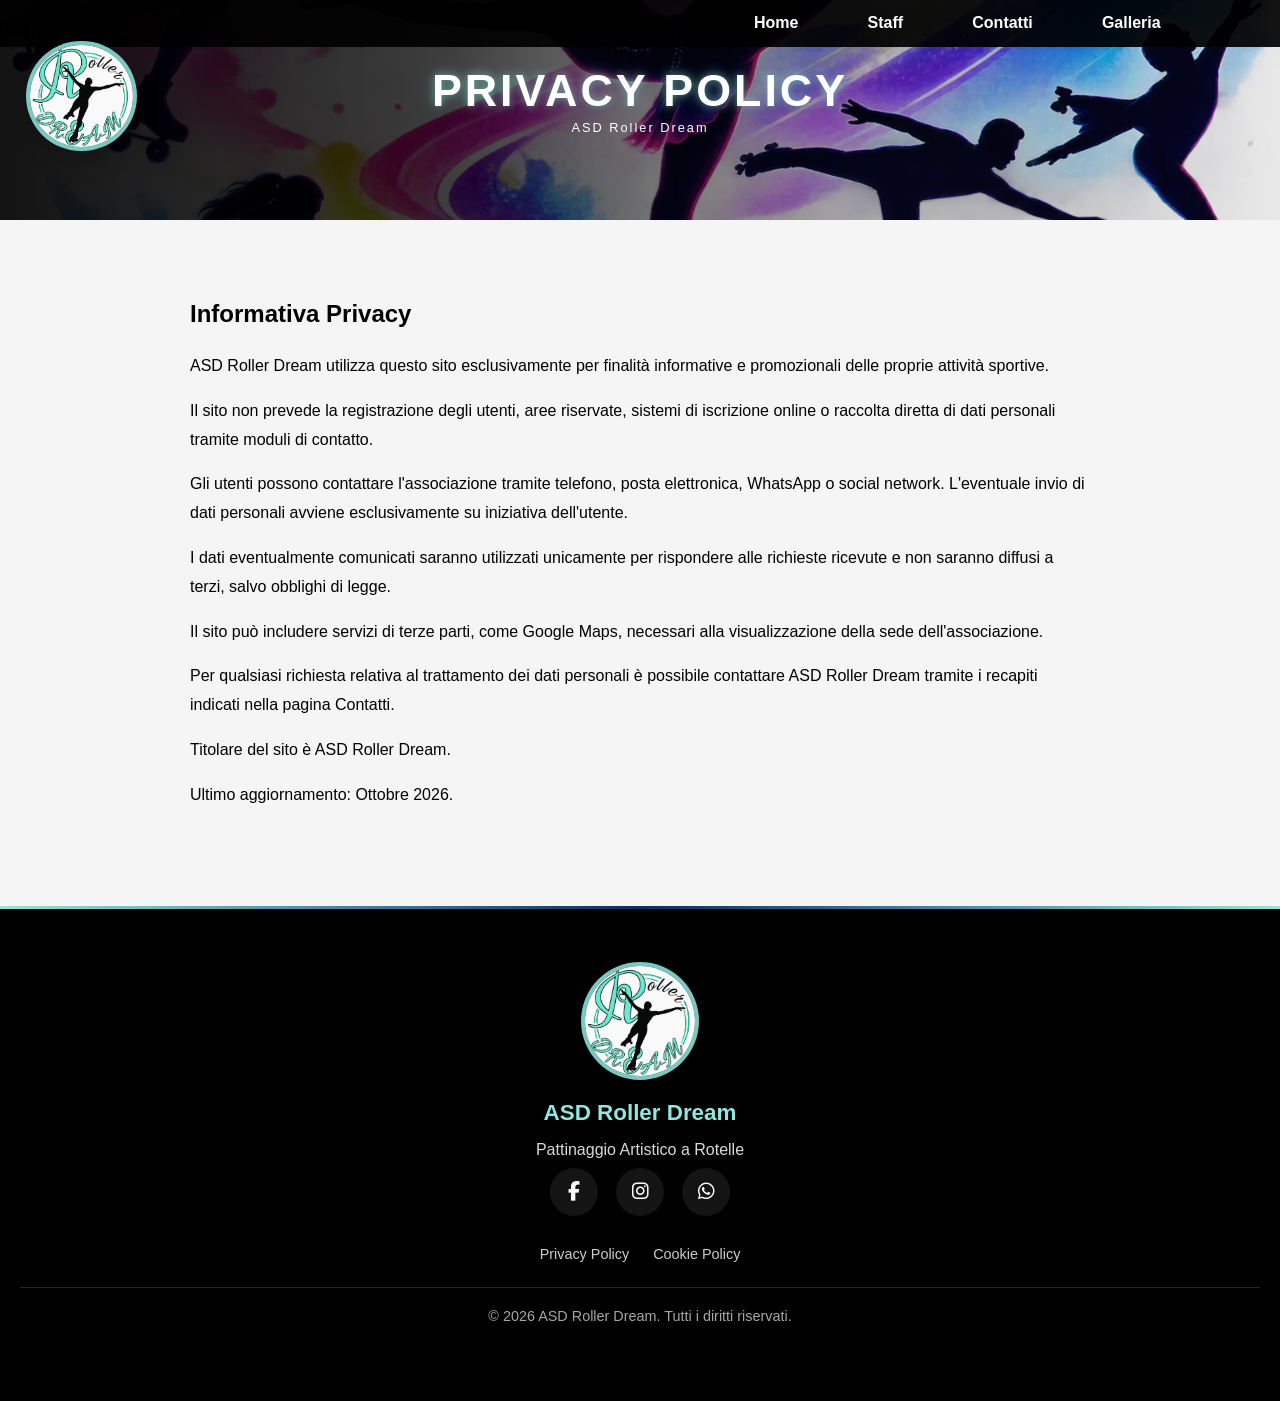
<file: privacy.html>
<!DOCTYPE html>
<html lang="it">

<head>
	<link rel="icon" href="images/logo.webp">
    <meta charset="UTF-8">
    <meta name="viewport" content="width=device-width, initial-scale=1.0">

    <title>ASD Roller Dream - Privacy Policy</title>

    <link rel="preconnect" href="https://fonts.googleapis.com">
    <link rel="preconnect" href="https://fonts.gstatic.com" crossorigin>
	<link rel="stylesheet"href="https://cdnjs.cloudflare.com/ajax/libs/font-awesome/6.5.2/css/all.min.css">

    <link href="https://fonts.googleapis.com/css2?family=Poppins:wght@400;600;700;800;900&display=swap"
          rel="stylesheet">

    <link rel="stylesheet" href="style.css">
</head>

<body>

    <header>
        <div class="container nav">

            <div class="logo-altrepag">
                <a href="index.html" class="logo-link">
                    <img src="images/logo.webp">
                </a>
            </div>

            <nav>
                <ul>
					<li><a href="index.html">Home</a></li>
					<li><a href="staff.html">Staff</a></li>
					<li><a href="contatti.html">Contatti</a></li>
					<li><a href="galleria.html">Galleria</a></li>
                </ul>
            </nav>

			<div class="menu-toggle">
				<i class="fa-solid fa-bars"></i>
			</div>

        </div>
    </header>

    <section class="hero-altrepag">

        <div class="page-title">
            <h1>Privacy Policy</h1>
            <span>ASD Roller Dream</span>
        </div>

    </section>

	<section class="contenuto-legale">

		<div class="container">

			<h2>Informativa Privacy</h2>

			<p>
				ASD Roller Dream utilizza questo sito esclusivamente per finalità informative e promozionali delle proprie attività sportive.		
			</p>

			<p>
				Il sito non prevede la registrazione degli utenti, aree riservate, 
				sistemi di iscrizione online o raccolta diretta di dati personali tramite moduli di contatto.
			</p>

			<p>
				Gli utenti possono contattare l'associazione tramite telefono, posta elettronica, WhatsApp o social network. 
				L'eventuale invio di dati personali avviene esclusivamente su iniziativa dell'utente.
			</p>

			<p>
				I dati eventualmente comunicati saranno utilizzati unicamente per rispondere alle richieste 
				ricevute e non saranno diffusi a terzi, salvo obblighi di legge.
			</p>

			<p>
				Il sito può includere servizi di terze parti, come Google Maps, necessari alla visualizzazione della sede dell'associazione.
			</p>

			<p>
				Per qualsiasi richiesta relativa al trattamento dei dati personali è possibile contattare 
				ASD Roller Dream tramite i recapiti indicati nella pagina Contatti.
			</p>
			
			<p>
				Titolare del sito è ASD Roller Dream.
			</p>	

			<p>
				Ultimo aggiornamento: Ottobre 2026.
			</p>
	
		</div>

	</section>

	<footer>

		<div class="footer-container">
			
			<div class="footer-logo">
				<img src="images/logo.webp">
			</div>
			
			<div class="footer-info">
				<h3>ASD Roller Dream</h3>
				<p>Pattinaggio Artistico a Rotelle</p>
			</div>
			
			<div class="footer-social">

				<a href="https://www.facebook.com/p/Asd-Roller-Dream-100063594159488/?locale=it_IT" target="_blank" rel="noopener noreferrer">
					<i class="fab fa-facebook-f"></i>
				</a>

				<a href="https://www.instagram.com/asdrollerdream/?hl=it" target="_blank" rel="noopener noreferrer">
					<i class="fab fa-instagram"></i>
				</a>

				<a href="https://api.whatsapp.com/send?phone=+393889267476" target="_blank" rel="noopener noreferrer">
					<i class="fab fa-whatsapp"></i>
				</a>

			</div>

			<div class="footer-links">
				<a href="privacy.html">Privacy Policy</a>
				<a href="cookie.html">Cookie Policy</a>
			</div>

			<div class="footer-copy">
				<p>&copy; 2026 ASD Roller Dream. Tutti i diritti riservati.</p>
			</div>

		</div>

	</footer>	

	<a href="#" class="back-to-top" aria-label="Torna in alto">
		<i class="fa-solid fa-chevron-up"></i>
	</a>	

	<script>	
		const menuToggle = document.querySelector('.menu-toggle');
		const menu = document.querySelector('nav');
		const pageTitle = document.querySelector('.page-title');

		if(menuToggle){

			menuToggle.addEventListener('click', () => {

				menu.classList.toggle('active');

				if(pageTitle){
					pageTitle.classList.toggle('menu-open');
				}
				
				if(menu.classList.contains('active')){
					menuToggle.innerHTML =
						'<i class="fa-solid fa-xmark"></i>';
				}else{
					menuToggle.innerHTML =
						'<i class="fa-solid fa-bars"></i>';
				}			

			});

		}

		const cards = document.querySelectorAll('.sede-card');
		const map = document.getElementById('googleMap');

		cards.forEach(card => {

			card.addEventListener('click', () => {

				cards.forEach(c =>
					c.classList.remove('attiva')
				);

				card.classList.add('attiva');

				map.src = card.dataset.map;

			});

		});

		const backToTop = document.querySelector('.back-to-top');

		window.addEventListener('scroll', () => {

			if(window.scrollY > 300){
				backToTop.classList.add('show');
			}else{
				backToTop.classList.remove('show');
			}

		});
		
		const header = document.querySelector("header");

		window.addEventListener("scroll", () => {

			if(window.scrollY > 80){
				header.classList.add("scrolled");
			}else{
				header.classList.remove("scrolled");
			}

		});	

	</script>

</body>

</html>
</file>
<file: style.css>
:root{
    color-scheme: light;
}

/* =====================================
   RESET
===================================== */
*{
    margin:0;
    padding:0;
    box-sizing:border-box;
    font-family:'Segoe UI',sans-serif;
}

body{
    background:#f5f5f5;
    overflow-x:hidden;
}

/* =====================================
   CONTAINER
===================================== */


.container{
    width:min(90%,87.5rem);
    margin-inline:auto;
}


/* =====================================
   TOPBAR
===================================== */

.topbar{
    background:#111;
    color:#fff;
    text-align:center;
    padding:12px 0;
    font-size:.9rem;
}

/* =====================================
   HEADER
===================================== */
header{
    position:fixed;
    top:0;
    left:0;
    width:100%;
    z-index:1000;
    transition:.3s ease;
    background:rgba(0,0,0,.92);
}

header.scrolled{
    background:#1a1a1a;
    box-shadow:0 4px 15px rgba(0,0,0,.2);
}

.nav{
    display:flex;
    justify-content:flex-end;
    align-items:center;
	padding:.9rem clamp(1rem,3vw,2.5rem);
}

/* =====================================
   MENU
===================================== */

nav ul{
    display:flex;
    list-style:none;
    gap:2.2rem;
}


nav a{
    text-decoration:none;
    color:#fff;
    font-weight:600;
    padding:.625rem .9375rem;
    border:2px solid transparent;
    border-radius:.75rem;
    transition:.3s;
}

nav a:hover{
    color:#8FE7DF;
}


nav a.active{
    background:rgba(143,231,223,.18);
    border-color:rgba(143,231,223,.5);
    color:#ffffff;
    box-shadow:
        0 0 12px rgba(143,231,223,.20),
        inset 0 0 8px rgba(143,231,223,.10);
}

html{
    overflow-y:scroll;
	scroll-behavior: smooth;
	color-scheme: light;
}


/* HOME */

.hero{
    position:relative;
    min-height:100vh;
	height:auto;
    background:
        linear-gradient(
            90deg,
            rgba(0,0,0,.92) 0%,
            rgba(0,0,0,.75) 35%,
            rgba(0,0,0,.25) 70%,
            rgba(0,0,0,.05) 100%
        ),
        url("images/Sfondo.webp");
    background-size:cover;
    background-position:center;
    background-repeat:no-repeat;
}

/* ALTRE PAGINE */

.hero-altrepag{
    position:relative;
    min-height:13.75rem;
	height:auto;
    background:
        linear-gradient(
            90deg,
            rgba(0,0,0,.92) 0%,
            rgba(0,0,0,.75) 35%,
            rgba(0,0,0,.25) 70%,
            rgba(0,0,0,.05) 100%
        ),
        url("images/Sfondo.webp");
    background-size:cover;
    background-position:center;
    background-repeat:no-repeat;
}


.page-title{
    position:absolute;
	color:#ffffff;
    bottom:20px;
	top:50%;
    left:50%;
    transform:translate(-50%,-50%);
    text-align:center;
    z-index:1000;
}

.page-title h1{
    color:#fff;
	font-size:clamp(1.8rem, 4vw, 2.8rem);
    font-weight:900;
    letter-spacing:3px;
    text-transform:uppercase;
    text-shadow:
        0 0 8px rgba(143,231,223,.60),
        0 0 18px rgba(143,231,223,.30),
        0 4px 10px rgba(0,0,0,.30);
}

.page-title span{	
	animation:subtitleIn .8s ease .3s forwards;
	opacity:0;
    display:block;
    margin-top:4px;
	color:#ffffff;
    font-size:clamp(.8rem,1vw,1rem);
    letter-spacing:2px;
}


/* =====================================
   LOGO
===================================== */

.logo{
    position:absolute;
    z-index:1001;
	top:3.5rem;
	left:2rem;
    transition:
        opacity .8s ease,
        transform .8s ease;
}

header.scrolled .logo{
    opacity:0;
    transform:translateY(-10px);
    pointer-events:none;
}

.logo-altrepag{
    position:absolute;
    top:2.8rem;
    left:1.9rem;
    z-index:1001;
    transition:
        opacity .8s ease,
        transform .8s ease;	
}

header.scrolled .logo-altrepag{
    opacity:0;
    transform:translateY(-10px);
    pointer-events:none;
}


.logo img{
    width:clamp(8rem, 18vw, 20rem);
    height:auto;
    border-radius:50%;
    box-shadow:
        0 0 0 4px #77c9c2,
        0 8px 25px rgba(0,0,0,.35);
}

.logo-altrepag img{
	width:clamp(5rem, 8vw, 8.75rem);
    height:auto;
    border-radius:50%;
    box-shadow:
        0 0 0 4px #77c9c2,
        0 8px 25px rgba(0,0,0,.35);
    transition:.3s;
}

.logo img:hover{
    transform:scale(1.05);
}

.logo-altrepag img:hover{
    transform:scale(1.05);
}

/* =====================================
   HERO CONTENT
===================================== */

.hero-content{
    position:absolute;
    inset:0;
    display:flex;
    flex-direction:column;
    justify-content:center;
    align-items:center;
    text-align:center;
    padding-inline:1rem;
	animation:fadeIn 2.8s ease-out;
}
/* =====================================
   TESTI
===================================== */

.date{
    display:block;
    margin-bottom:1.5rem;
    color:#8FE7DF;
    text-transform:uppercase;
    letter-spacing:.5em;
    font-weight:600;
    font-size:clamp(.55rem,.7vw,1rem);
    position:relative;
    left:0;
}

.hero h1{
    font-family:'Poppins',sans-serif;
	font-size:clamp(2rem,6vw,5.5rem);
    font-weight:900;
    letter-spacing:-3px;
    line-height:1;
    background:linear-gradient(
        180deg,
        #dffffc 0%,
        #b8f5ef 45%,
        #8fe7df 100%
    );
    -webkit-background-clip:text;
    -webkit-text-fill-color:transparent;
    filter:drop-shadow(
        0 4px 8px rgba(0,0,0,.25)
    );	
}



.hero p{
    position:relative;
    left:0;
    margin-top:1rem;
    color:#fff;
    font-style:italic;
    font-weight:500;
    font-size:clamp(.8rem,1vw,1.8rem);
}


/* =====================================
   ANIMAZIONE
===================================== */

@keyframes fadeIn{
    from{
        opacity:0;
    }

    to{
        opacity:1;
    }
}


/* =====================================
   CTA
===================================== */

.cta{
    background:#d60082;
    color:#fff;
    padding:35px 0;
}

.cta-inner h2{
    font-size:clamp(2.2rem,4vw,4rem);
}

.cta-flex{
    display:flex;
    justify-content:space-between;
    align-items:center;
}

.btn-white{
    background:#fff;
    color:#d60082;
    text-decoration:none;
    padding:15px 35px;
    border-radius:6px;
}

/* =====================================
   INFO
===================================== */

.info{
    display:grid;
    grid-template-columns:1fr 1fr;
    gap:40px;
    padding:70px 0;
}

.event-card,
.results li{
    background:#fff;
    padding:20px;
    border-radius:10px;
    box-shadow:0 8px 20px rgba(0,0,0,.1);
}

.results ul{
    list-style:none;
    display:flex;
    flex-direction:column;
    gap:10px;
}

@keyframes titleIn{

    from{
        opacity:0;
        transform:translateY(-20px);
    }

    to{
        opacity:1;
        transform:translateY(0);
    }
}

@keyframes subtitleIn{

    from{
        opacity:0;
        transform:translateY(20px);
    }

    to{
        opacity:1;
        transform:translateY(0);
    }
}

.sedi{
    padding:70px 0;
}

.sedi h2{
    color:#17397A;
    text-align:center;
    font-size:2rem;
    font-weight:800;
}

.sedi h2::before,
.sedi h2::after{
    content:"";
    display:block;
    width:220px;
    height:3px;
	background:linear-gradient(
		90deg,
		#8FE7DF 0%,
		#111 50%,
		#8FE7DF 100%
	);
    margin:15px auto;
    border-radius:20px;
}

.sedi-grid{
    display:flex;
    justify-content:center;
    gap:30px;
    flex-wrap:nowrap;
}

.sedi-intro{
    text-align:center;
    color:#374151;
    font-size:1.1rem;
    line-height:1.8;
    font-weight:500;
    margin:0 auto 40px;
}

.sede-indicazione{
    color:#4b5563;
    font-size:0.9rem;
    font-weight:500;
}

.sede-card{
    flex:1;
    min-width:350px;
    max-width:500px;
    background:#fff;
    padding:30px;
    border-radius:18px;
    border:3px solid transparent;
    cursor:pointer;
    box-shadow:
        0 8px 20px rgba(0,0,0,.10);
    text-align:center;
    display:flex;
    flex-direction:column;
    align-items:center;		
	opacity:0;
	transform:translateY(40px) scale(.96);
    transition:
        opacity .8s ease,
        transform .35s ease,
        box-shadow .35s ease;	
}

.sede-card.visible{
    opacity:1;
    transform:translateY(0) scale(1);
}

.sede-card:nth-child(1){
    transition-delay:.1s;
}

.sede-card:nth-child(2){
    transition-delay:.2s;
}

.sede-card:nth-child(3){
    transition-delay:.3s;
}


.sede-card.attiva{
    position:relative;
    border:3px solid transparent;

    transform:translateY(-3px);

    box-shadow:
        0 15px 30px rgba(0,0,0,.12);
}

.sede-card.attiva::before{
    content:"";
    position:absolute;
    inset:0;
    border-radius:18px;
    padding:2px;

    background:linear-gradient(
        135deg,
        #111,
        #00c4b3
    );

    -webkit-mask:
        linear-gradient(#fff 0 0) content-box,
        linear-gradient(#fff 0 0);

    -webkit-mask-composite:xor;
    mask-composite:exclude;

    pointer-events:none;
}

.sede-card h3{
    margin-bottom:20px;
    color:#102c5c;
}

.sede-card p{
    margin-bottom:12px;
    color:#666;
    font-size:.95rem;
    line-height:1.6;
    margin-top:.6rem;	
}

.sede-btns{
    display:flex;
    gap:10px;
    margin-top:20px;
}

.btn-maps,
.btn-whatsapp{
    text-decoration:none;
    padding:12px 18px;
    border-radius:8px;
    color:#fff;
    font-weight:600;
}

.btn-maps{
    background:#17397A;
	display:none;
}

.btn-whatsapp{
    background:#25D366;
}

.mappa{
    padding:40px 0 70px 0;
}

.mappa-box{
    width:100%;
    max-width:1400px;
    margin:0 auto;
    border-radius:20px;
    overflow:hidden;
    box-shadow:
        0 10px 25px rgba(0,0,0,.12);
}

.mappa iframe{
    width:100%;
    height:400px;
    border:none;
    display:block;
}

footer{
    position:relative;
	background:#000;
    color:#fff;
    padding:3.75rem 1.25rem;
    overflow:visible;
}

/* Riga decorativa superiore */

footer::before{
    content:"";
    position:absolute;
    top:0;
    left:0;
    width:100%;
    height:3px;
    background:linear-gradient(
        90deg,
        #8FE7DF,
        #102c5c,
        #8FE7DF
    );	
}



.footer-container{
    max-width:1400px;
    margin:0 auto;
    text-align:center;
}

/* =====================================
   LOGO
===================================== */

.footer-logo{
    margin-bottom:20px;
}

.footer-logo img{
    width:110px;
    height:auto;
    border-radius:50%;
    box-shadow:
        0 0 0 4px #77c9c2,
        0 12px 30px rgba(0,0,0,.40);
    transition:.3s ease;
}

.footer-logo img:hover{
    transform:scale(1.05);
}

/* =====================================
   TESTI
===================================== */

.footer-info h3{
    color:#8FE7DF;
    font-size:1.4rem;
    font-weight:800;
    margin-bottom:10px;
}

.footer-info p{
    margin:5px 0;
    color:rgba(255,255,255,.85);
    line-height:1.7;
}

/* =====================================
   LINK
===================================== */

.footer-links{
    display:flex;
    justify-content:center;
    gap:1.5rem;
    margin-top:1rem;
}

.footer-links a{
    color:#fff;
    text-decoration:none;
    font-size:.9rem;
    opacity:.8;
    transition:opacity .2s ease;
}

.footer-links a:hover{
    opacity:1;
    color:#8FE7DF;
    transform:translateY(-2px);	
}


/* =====================================
   SOCIAL
===================================== */

.footer-social{
    display:flex;
    justify-content:center;
    gap:18px;
    margin-bottom:30px;
}

.footer-social a{
    width:48px;
    height:48px;
    display:flex;
    align-items:center;
    justify-content:center;
    border-radius:50%;
    background:rgba(255,255,255,.08);
    color:#fff;
    text-decoration:none;
    font-size:1.2rem;
    transition:.3s ease;
}

.footer-social a:hover{
    background:#8FE7DF;
    color:#17397A;
    transform:translateY(-3px);
}

/* =====================================
   COPYRIGHT
===================================== */

.footer-copy{
    margin-top:25px;
    padding-top:20px;
    border-top:1px solid rgba(255,255,255,.15);
    color:rgba(255,255,255,.65);
    font-size:.9rem;
}

/* =====================================
   PRESENTAZIONE TESTO
===================================== */
.presentazione{
    padding:80px 0 0;
    background:#fff;
}

.presentazione-testo{
    max-width:900px;
    margin:0 auto;
    text-align:center;
    display:flex;
    flex-direction:column;
    align-items:center;	
}

.presentazione-testo h2::before{
    content:"";
    position:absolute;
    top:0;
    left:-50%;
    width:50px;
    height:100%;
    background:rgba(255,255,255,.8);
    filter:blur(8px);
    transform:skewX(-20deg);
    animation:shine 3s infinite;
    z-index:10;
}

@keyframes shine{
    from{
        left:-20%;
    }
    to{
        left:120%;
    }
}

.welcome{
    font-size:2rem;
    font-weight:700;
    color:#111;
    margin-bottom:10px;
}

.presentazione-testo h2{
    color:transparent;
    text-indent:-9999px;
    width:500px;
    max-width:100%;
    height:220px;
    margin:0 auto 25px;
    background:url("images/asd-rollerdream-title.webp")
               center center
               no-repeat;
    background-size:contain;
	margin-bottom:3rem;
    position:relative;
    overflow:hidden;	
}

.presentazione-testo p:not(.intro-staff-title):not(.intro-contatti-title):not(.intro-gallery-title){
    max-width:42ch;
    margin:0 auto 8px;
    font-size:1.5rem;
    line-height:1.8;
    color:#2f405e;
}

/* =====================================
   GRAFICA PRESENTAZIONE
===================================== */

.presentazione-grafica{
    background:#fff;
    overflow:hidden;
    margin-top:-230px;
}

.presentazione-grafica img{
	display:block;
	width:90%;
	max-width:1600px;
	height:auto;
	margin:0 auto;
    opacity:0;
    filter:blur(8px);
    transform:scale(.98);
    transition:
        opacity 1.8s ease,
        filter 1.8s ease,
        transform 1.8s ease;
}

.presentazione-grafica.visible img{
    opacity:1;
    filter:blur(0);
    transform:scale(1);
}

/* =====================================
   PUNTI DI FORZA
===================================== */

.punti-forza{
    padding:100px 0;
    background:#fff;
}

.punti-forza h2{
    text-align:center;
    color:#102c5c;
    font-size:3rem;
    font-weight:900;
    margin-bottom:60px;
}

.punti-forza h2::before,
.punti-forza h2::after{
    content:"";
    display:block;
    width:220px;
	/*width:50vw;*/
    height:3px;
	background:linear-gradient(
		90deg,
		#8FE7DF 0%,
		#111 50%,
		#8FE7DF 100%
	);
    margin:15px auto;
    border-radius:20px;
}

/* =====================================
   GRIGLIA
===================================== */

.punti-grid{
    display:grid;
    grid-template-columns:repeat(4, 1fr);
    gap:1.875rem;
    align-items:stretch;
}

/* centra le ultime due card */
.punti-grid .punto-card:nth-child(5){
    grid-column:2;
}

.punti-grid .punto-card:nth-child(6){
    grid-column:3;
}


/* =====================================
   CARD
===================================== */

.punto-card{
    display:flex;
    flex-direction:column;
    background:#fff;
    padding:1.5625rem 1.25rem;
    text-align:center;
    border-radius:1.5rem;
    border:1px solid rgba(23,57,122,.08);
    box-shadow:0 .625rem 1.875rem rgba(0,0,0,.08);
    height:100%;

    opacity:0;
    transform:translateY(30px);

    transition:
        opacity .7s ease,
        transform .35s ease,
        box-shadow .35s ease;
}

.punto-card:hover{
    transform:translateY(-10px);
    box-shadow:
        0 20px 40px rgba(23,57,122,.15);
}

.punto-card.visible{
    opacity:1;
    transform:translateY(0);
}

.punto-card.visible:hover{
    transform:translateY(-10px);

    box-shadow:
        0 25px 45px rgba(0,0,0,.15),
        0 0 20px rgba(143,231,223,.10);
}

.punto-card:nth-child(1) {
    transition-delay: 0.1s;
}

.punto-card:nth-child(2) {
    transition-delay: 0.2s;
}

.punto-card:nth-child(3) {
    transition-delay: 0.3s;
}

.punto-card:nth-child(4) {
    transition-delay: 0.4s;
}

.intro-section{
    max-width:700px !important;
    margin:0 auto 30px !important;
    color:#374151 !important;
    font-size:1.1rem !important;
    line-height:1.8 !important;
    font-weight:500 !important;
}


/* =====================================
   ICONE
===================================== */

.punto-icon{
    font-size:3.5rem;
    margin-bottom:20px;
}

/* =====================================
   TESTI
===================================== */

.punto-card h3{
    color:#102c5c;
    font-size:1.4rem;
    font-weight:800;
    margin-bottom:20px;
}

.punto-card p{
    color:#555;
    font-size:1.05rem;
    line-height:1.8;
}

.numeri{
    padding:20px 0;
	background:linear-gradient(
		135deg,
		#0b1020 0%,
		#17397A 35%,
		#00c4b3 75%,
		#8fe7df 100%
	);
}


.numeri-grid{
    display:grid;
    grid-template-columns:repeat(4,1fr);
}

.numero-item{
    display:flex;
    flex-direction:column;
    align-items:center;
    justify-content:center;
    text-align:center;
    padding:20px;
	position:relative;
}

.numero{
    display:block;
    font-size:4rem;
    font-weight:900;
	color:#fff;
    line-height:1;
	text-shadow:
		0 3px 8px rgba(0,0,0,.20),
		0 8px 20px rgba(0,0,0,.15);
}

.label{
    display:block;
	min-height:3rem;
    margin-top:10px;
	color:rgba(255,255,255,.95);
    text-transform:uppercase;
    letter-spacing:2px;
    font-weight:700;
    font-size:.95rem;
}

/* =====================================
   HOME SEDI
===================================== */

.home-sedi{
    padding:100px 0;
    background:#fff;
    text-align:center;
}

/* TITOLO */

.home-sedi h2{
    color:#102c5c;
    font-size:3rem;
    font-weight:900;
    margin-bottom:15px;
}

.home-sedi h2::before,
.home-sedi h2::after{
    content:"";
    display:block;
    width:220px;
    height:3px;
    margin:15px auto;
    border-radius:20px;
	background:linear-gradient(
		90deg,
		#8FE7DF 0%,
		#111 50%,
		#8FE7DF 100%
	);
}

/* MAPPA */

.sedi-showcase{
    max-width:75rem;
    margin:0 auto 50px;
    background:url("images/sedi.webp") center center no-repeat;
    background-size:cover;
    min-height:30rem;
    padding:3.75rem;
    box-shadow:0 15px 40px rgba(23,57,122,.12);
    overflow:hidden;
	width:100%;
	background-size:110% 200%;
}

.sedi-showcase-inner{
    display:grid;
    grid-template-columns:repeat(3,1fr);
    gap:1.875rem;
    padding:3.75rem;
}

/* CARD */

.sede-item{
    width:100%;
    max-width:20rem;
    height:auto;
    margin:0 auto;

    background:#fff;
    border-radius:24px;

    display:flex;
    flex-direction:column;
    justify-content:center;
    align-items:center;
    text-align:center;

    box-shadow:0 10px 30px rgba(0,0,0,.12);
    min-height:13rem;

    opacity:0;
    transform:translateY(40px) scale(.96);

    transition:
        opacity .8s ease,
        transform .35s ease,
        box-shadow .35s ease;
}

.sede-item.visible{
    opacity:1;
    transform:translateY(0) scale(1);
}

.sede-item.visible:hover{
    transform:translateY(-10px) scale(1.02);

    box-shadow:
        0 25px 45px rgba(0,0,0,.15),
        0 0 20px rgba(143,231,223,.10);
}

.sede-item:nth-child(1) {
    transition-delay: 0.1s;
}

.sede-item:nth-child(2) {
    transition-delay: 0.2s;
}

.sede-item:nth-child(3) {
    transition-delay: 0.3s;
}

.btn-sedi-home{
    opacity:0;
    transform:translateY(50px);
}

.btn-sedi-home.show{
    opacity:1;
    transform:translateY(0);
    transition:all 1s ease .25s;
}

.hero-btn,
.btn-sedi-home,
.cta-home-btn{
    display:inline-flex;
    align-items:center;
    justify-content:center;
    margin-top:2rem;
    padding:.9rem 2rem;
    text-decoration:none;
    font-weight:700;
    border-radius:999px;
    background:#111;
    color:#8FE7DF;
    border:1px solid rgba(143,231,223,.30);	
}

.hero-btn:hover,
.btn-sedi-home:hover,
.cta-home-btn:hover{
    transform:translateY(-2px);
    background:#000;
    color:#8FE7DF;
    box-shadow:
        0 0 20px rgba(143,231,223,.20),
        0 10px 25px rgba(0,0,0,.30);	
}

.sede-pin{
	width:70px;
	height:70px;
	border-radius:50%;
	background:linear-gradient(
		135deg,
		#00c4b3,
		#1e428a
	);
	display:flex;
	align-items:center;
	justify-content:center;
	margin:0 auto 1rem;
	box-shadow:0 8px 20px rgba(0,196,179,.25);
}

.sede-pin i{
	color:#fff;
	font-size:1.6rem;
}

/* TESTO */

.sede-item h3{
    color:#102c5c;
    font-size:1.5rem;
    font-weight:800;
    line-height:1.25;
    margin:0;
    padding:0 20px;
}


/* PULSANTE */


.menu-toggle{
    display:none;
    color:#fff;
    font-size:2rem;
    cursor:pointer;
    z-index:1002;
	z-index:10001;
}

.valori{
    padding:70px 0;
    background:#eefaf8;
}

.valori h2{
    text-align:center;
    color:#102c5c;
    font-size:2.8rem;
    font-weight:900;
    margin-bottom:60px;
}

.valori h2::before,
.valori h2::after{
    content:"";
    display:block;
    width:220px;
    height:3px;
	background:linear-gradient(
		90deg,
		#8FE7DF 0%,
		#111 50%,
		#8FE7DF 100%
	);
    margin:15px auto;
    border-radius:20px;
}

.valori-grid{
    display:flex;
    justify-content:center;
    gap:80px;
    flex-wrap:wrap;
}

.valore{
    display:flex;
    flex-direction:column;
    align-items:center;
    text-align:center;
    opacity: 0;
    transform: translateY(40px) scale(0.96);
    transition: all 0.8s ease;	
}

.valore img{
    width:90px;
    height:90px;
    object-fit:contain;
    margin-bottom:15px;
    transition:.3s ease;
}

.valore img:hover{
    transform:scale(1.1);
}

.valore span{
    color:#17397A;
    font-size:1.3rem;
    font-weight:700;
}

.punto-icon img{
    width:64px;
    height:64px;
    object-fit:contain;
}

img[src*="coppie-artistico"]{
    transform:scale(1.3);
}

img[src*="coppie-danza"]{
    transform:scale(1.3);
}

.punto-card img{
    filter:
        drop-shadow(0 0 8px rgba(0,212,255,.5))
        drop-shadow(0 0 16px rgba(0,212,255,.3));
}

.valore.visible {
    opacity: 1;
    transform: translateY(0) scale(1);
}

.valore:nth-child(1) {
    transition-delay: 0.1s;
}

.valore:nth-child(2) {
    transition-delay: 0.2s;
}

.valore:nth-child(3) {
    transition-delay: 0.3s;
}

/* =====================================
   CTA FINALE HOME
===================================== */

.cta-home{
    background:
        linear-gradient(
            135deg,
            rgba(0,0,0,.75) 0%,
            rgba(23,57,122,.65) 35%,
            rgba(0,196,179,.45) 75%,
            rgba(143,231,223,.35) 100%
        ),
        url("images/pattini-cta.webp");

    background-size:cover;
    background-position:center center;
    background-repeat:no-repeat;
	text-align:center;	
	padding:6rem 1.5rem;
}

.cta-home .container > *{
    opacity:0;
    transform:translateY(25px);
    transition:
        opacity .8s ease,
        transform .8s ease;
}

.cta-home .container.visible > *{
    opacity:1;
    transform:translateY(0);
}

.cta-home .container.visible > *:nth-child(1){
    transition-delay:.1s;
}

.cta-home .container.visible > *:nth-child(2){
    transition-delay:.3s;
}

.cta-home .container.visible > *:nth-child(3){
    transition-delay:.5s;
}

.cta-home .container.visible > *:nth-child(4){
    transition-delay:.7s;
}

.cta-home .container{
    position:relative;
    z-index:1;
}

.cta-eyebrow{
    display:block;
    margin-bottom:1rem;
    color:#8FE7DF;
    font-weight:700;
    letter-spacing:.25rem;
    text-transform:uppercase;
}

.cta-home h2{
    margin-bottom:1rem;
    color:#fff;
    font-size:clamp(2.5rem,5vw,4.5rem);
    font-weight:900;
    line-height:1;
}

.cta-home p{
    max-width:42rem;
    margin:0 auto 2.5rem;
    color:rgba(255,255,255,.92);
    font-size:1.15rem;
    line-height:1.8;
}

.back-to-top{
    position:fixed;
    right:24px;
    bottom:24px;
    width:52px;
    height:52px;
    display:flex;
    align-items:center;
    justify-content:center;
    background:#17397A;
    color:#fff;
    text-decoration:none;
    border-radius:50%;
    box-shadow:
        0 10px 25px rgba(23,57,122,.25);

    transition:.3s ease;
    z-index:999;
	opacity:0;
	visibility:hidden;
	transform:translateY(10px);
}


.back-to-top.show{
    opacity:1;
    visibility:visible;
	
}

.back-to-top:hover{
    background:#0f2b5f;
    transform:
        translateY(-3px)
        scale(1.05);
}		

@keyframes slideInRight{

    from{
        opacity:0;
        transform:translateX(200px);
    }

    to{
        opacity:1;
        transform:translateX(0);
    }

}

/* ==========================
   CONTATTI
========================== */

.contatti-divider h2{
    color:#102c5c;
    font-size:2rem;
    font-weight:800;
    margin-bottom:.5rem;
}

.contatti-divider h2::before,
.contatti-divider h2::after{
    content:"";
    display:block;
    width:220px;
    height:3px;
    margin:12px auto;
    border-radius:20px;

    background:linear-gradient(
        90deg,
        #8FE7DF 0%,
        #111 50%,
        #8FE7DF 100%
    );
}

.contatti-divider{
    text-align:center;
    padding:1rem 1rem .5rem;
    background:#fff;
}

.contatti-divider p{
    color:#6b7280;
    font-size:.95rem;
    margin:0;
}



.contatti{
   padding:20px 0 40px;
    background:#fff;
}

.contatti h2{
    text-align:center;
    color:#102c5c;
    font-size:2.8rem;
    font-weight:900;
    margin-bottom:50px;
}

.contatti h2::before,
.contatti h2::after{
    content:"";
    display:block;
    width:220px;
    height:3px;
    margin:15px auto;
    border-radius:20px;
	background:linear-gradient(
		90deg,
		#8FE7DF 0%,
		#111 50%,
		#8FE7DF 100%
	);
}

/* GRID */

.contatti-grid{
    display:grid;
    grid-template-columns:
        repeat(4, 220px);
    justify-content:center;
    gap:2rem;
    max-width:1200px;
    margin:0 auto;
}

/* CARD */

.contatto-card{
    background:#fff;
    border-radius:24px;
    min-height:160px;
    padding:1.8rem 1.2rem;
    display:flex;
    flex-direction:column;
	justify-content:flex-start;
    align-items:center;
    text-align:center;
    box-shadow:
        0 12px 30px rgba(23,57,122,.10);
	
    opacity:0;
    transform:translateY(40px) scale(.96);

    transition:
        opacity .8s ease,
        transform .35s ease,
        box-shadow .35s ease;	
	
}

.contatto-card:hover{
    transform:translateY(-6px);
    box-shadow:
        0 18px 35px rgba(23,57,122,.15);
}

/* ICONE */

.contatto-icon{
    font-size:2.2rem;
    margin-bottom:1rem;
}

/* TESTI */

.contatto-card h3{
    color:#17397A;
    font-size:1.35rem;
    font-weight:800;
    margin-bottom:.8rem;
}

.contatto-icon img{
    width:60px;
    height:60px;
    object-fit:contain;
    display:block;
}

/* LINK PRINCIPALI */

.contatto-card a{
    text-decoration:none;
    color:#00b9b1;
    font-size:1rem;
    font-weight:700;
    line-height:1.6;
    transition:.3s ease;
}

.contatto-card a:hover{
    color:#17397A;
}

/* TESTI DESCRITTIVI */

.contatto-note{
    margin-top:1rem;
    color:#666;
    font-size:.9rem;
    font-weight:500;
    line-height:1.5;
}

/* TELEFONO */

.contatto-card .numero{
    display:block;
    color:#17397A;
    font-weight:700;
    font-size:1rem;
    margin-bottom:.3rem;
}

.contatto-card.visible{
    opacity:1;
    transform:translateY(0) scale(1);
}

.contatto-card:nth-child(1){
    transition-delay:.1s;
}

.contatto-card:nth-child(2){
    transition-delay:.2s;
}

.contatto-card:nth-child(3){
    transition-delay:.3s;
}

.contatto-card:nth-child(4){
    transition-delay:.4s;
}

.intro-contatti{
    padding:70px 20px 40px;
    text-align:center;
    background:#fff;
}

.intro-contatti h2{
    color:#102c5c;
    font-size:2.2rem;
    font-weight:800;
    margin-bottom:1rem;
}


.indirizzo{
    color:#00c4b3 !important;
    font-size:1rem;
    font-weight:700;
}

.intro-staff-title,
.intro-contatti-title,
.intro-gallery-title{
    text-align:center;
    margin-bottom:1rem;
	
	   color:#102c5c;
     font-size:2.0rem !important;
    font-weight:900 !important;
    line-height:1.1 !important;

}

/* ==========================
   STAFF
========================== */

.staff-numeri{
    display:flex;
    justify-content:center;
    gap:5rem;
    margin:3rem auto 1rem;
    text-align:center;
    flex-wrap:wrap;
}

.staff-numero span{
    display:block;
    color:#102c5c;
    font-size:3rem;
    font-weight:900;
    line-height:1;
}

.staff-numero p{
    margin-top:.5rem;
    color:#4b5563;
    font-size:1rem;
    font-weight:600;
    text-transform:uppercase;
    letter-spacing:1px;
}

.staff-grid{
    display:grid;
    grid-template-columns:repeat(3, 1fr);
    gap:2rem;
    max-width:1400px;
    margin:0 auto;
    padding:80px 20px;
}

.staff-divider-top{
    width:200px;
    height:2px;
    margin:.5rem auto .75rem;

    background:linear-gradient(
        90deg,
        transparent 0%,
        #00c4b3 20%,
        #17397A 50%,
        #00c4b3 80%,
        transparent 100%
    );

    border-radius:999px;
}

.staff-divider-bottom{
    width:100px;
    height:2px;
    margin:.5rem auto .75rem;
	opacity:.7;

    background:linear-gradient(
        90deg,
        transparent 0%,
        #00c4b3 20%,
        #17397A 50%,
        #00c4b3 80%,
        transparent 100%
    );

    border-radius:999px;
}

/* CARD */
.staff-card.visible{
    opacity:1;
    transform:translateY(0) scale(1);
}

.staff-card:nth-child(1){ transition-delay:.1s; }
.staff-card:nth-child(2){ transition-delay:.2s; }
.staff-card:nth-child(3){ transition-delay:.3s; }
.staff-card:nth-child(4){ transition-delay:.4s; }
.staff-card:nth-child(5){ transition-delay:.5s; }
.staff-card:nth-child(6){ transition-delay:.6s; }


.staff-card{
    position:relative;
    background:#fff;
    border-radius:24px;
    text-align:center;
    overflow:hidden;

    box-shadow:
        0 12px 30px rgba(23,57,122,.10);

    opacity:0;
    transform:translateY(40px) scale(.95);

    transition:
        transform .5s ease,
        box-shadow .5s ease,
        opacity .8s ease;
}

.staff-card::before{
    content:"";
    position:absolute;
    inset:0;
    border-radius:24px;
    padding:2px;

    background:linear-gradient(
        135deg,
        #000 0%,
        #102c5c 40%,
        #00c4b3 100%
    );

    opacity:0;
    transition:.4s ease;

    -webkit-mask:
        linear-gradient(#fff 0 0) content-box,
        linear-gradient(#fff 0 0);

    -webkit-mask-composite:xor;
            mask-composite:exclude;

    pointer-events:none;
}

.staff-card:hover::before{
    opacity:1;
}

/* FOTO */

.staff-card img{
	margin:2rem auto 1rem;
	object-fit:cover;
    width:280px;
    height:280px;
    border-radius:50%;
    border:6px solid transparent;
    background:
        linear-gradient(#fff,#fff) padding-box,
        linear-gradient(
            135deg,
            #00c4b3 0%,
            #111111 100%
        ) border-box;
}


.staff-foto{
    transition:.3s ease;
}

.staff-card:hover .staff-foto{
    transform:scale(1.06);
}

/* NOME */

.staff-card h3{
    color:#102c5c;
    font-size:1.5rem;
    font-weight:800;
    margin-bottom:.5rem;
}

/* RUOLO */

.staff-role{
    display:block;
    color:#00c4b3;
    font-weight:700;
    text-transform:uppercase;
    letter-spacing:1px;
    margin-bottom:1rem;
}

/* DESCRIZIONE */

.staff-card p{
    color:#555;
    font-size:.95rem;
    line-height:1.7;
    padding:0 1.5rem 2rem;
}

.staff-home{
    padding:70px 20px;
    text-align:center;
    background:#fff;
}

.staff-home h2{
    color:#102c5c;
    font-size:2.5rem;
    font-weight:900;
    margin-bottom:20px;
}

.staff-home h2::before,
.staff-home h2::after{
    content:"";
    display:block;
    width:220px;
    height:3px;
    margin:15px auto;
    border-radius:20px;
	background:linear-gradient(
		90deg,
		#8FE7DF 0%,
		#111 50%,
		#8FE7DF 100%
	);
}

.staff-home p{
    max-width:700px;
    margin:0 auto 30px;
    color:#374151;
    font-size:1.1rem;
    line-height:1.8;
    font-weight:500;
}

.staff-discipline-icons{
    display:flex;
    justify-content:center;
    align-items:center;
    gap:10px;
    margin:.8rem 0 1.2rem;
}

.staff-disciplina{
    width:38px !important;
    height:38px !important;
    object-fit:contain !important;

    border:none !important;
    border-radius:0 !important;
    box-shadow:none !important;

    margin:0 !important;
}

/* ==========================
   GALLERY
========================== */

.gallery-section{
    padding:80px 20px;
    background:#fff;
}

.gallery-grid{
    display:grid;
    grid-template-columns:repeat(3, 1fr);
    gap:1.5rem;
    max-width:1400px;
    margin:0 auto;
}

.gallery-item {
    opacity: 0;
    transform: translateY(30px) scale(0.95);
    transition: all 0.7s ease;
}

.gallery-item.visible {
    opacity: 1;
    transform: translateY(0) scale(1);
}

.gallery-item img{
    width:100%;
    height:350px;
    object-fit:cover;
    display:block;
    transition:.4s ease;
	cursor:pointer;
}

.gallery-item:hover img{
    transform:scale(1.05);
}

.lightbox{
    display:none;
    position:fixed;
    inset:0;
    background:rgba(0,0,0,.95);
    z-index:99999;
    align-items:center;
    justify-content:center;

    padding:2rem;
}

.lightbox.show{
    display:flex;
}

.lightbox-close{
    position:absolute;
    top:20px;
    right:30px;
    color:#fff;
    font-size:3rem;
    cursor:pointer;
    z-index:100000;
}

.lightbox-img{
    width:90vw;
    max-width:1200px;
    height:auto;
    max-height:90vh;
    object-fit:contain;
    border-radius:16px;	
}

.lightbox-prev,
.lightbox-next{
    width:60px;
    height:60px;
    display:flex;
    align-items:center;
    justify-content:center;
    border-radius:50%;
    background:rgba(255,255,255,.15);
    color:#fff;
    font-size:2rem;
	transition:.3s ease;
	cursor:pointer;
}

.contenuto-legale{
    padding:5rem 0;
}

.contenuto-legale .container{
    max-width:900px;
    margin:auto;
}

.contenuto-legale h2{
    margin-bottom:1.5rem;
}

.contenuto-legale p{
    margin-bottom:1rem;
    line-height:1.8;
}


/* =====================================
   TABLET / MOBILE
===================================== */

@media (max-width:1400px){

    .punti-forza h2{
        font-size:2.6rem;
    }

    .punto-card{
        padding:40px 25px;
    }

}

@media (max-width:90em){
    .sedi-showcase{
        background:none;
        box-shadow:none;
        min-height:auto;
        padding:0;
        margin-bottom:2.5rem;
    }

    .sedi-showcase-inner{
        display:flex;
        flex-direction:column;
        align-items:center;
        gap:1.5rem;
        padding:0;
    }

    .sede-item{
        width:min(100%,32rem);
        max-width:none;
    }

	.punti-grid{
		grid-template-columns:repeat(2, minmax(18rem, 28rem));
		justify-content:center;
		gap:1.5rem;
	}
	
    .punti-grid .punto-card:nth-child(5),
    .punti-grid .punto-card:nth-child(6){
        grid-column:auto;
    }	

}

@media (max-width:87.5em){


	.punti-grid{
		grid-template-columns:repeat(2,minmax(18rem,28rem));
		justify-content:center;
		gap:1.5rem;
	}
	
    .punti-grid .punto-card:nth-child(5),
    .punti-grid .punto-card:nth-child(6){
        grid-column:auto;
    }	
	
	footer{
		min-height:55vh;
	}

    .welcome{
        font-size:1.8rem;
    }

    .presentazione-testo h2{
        font-size:3.2rem;
    }

    .presentazione-testo p{
        max-width:700px;
        font-size:1.05rem;
    }

    .presentazione-grafica{
        margin-top:-80px;
    }
	
	.sedi-showcase-inner{
		grid-template-columns:repeat(2,1fr);
	}
	
	.sedi-showcase{
		display:contents;
	}

	.sedi-showcase-inner{
		margin-bottom:1.5rem;
	}
	
	.date{
		font-size:clamp(.8rem,1.2vw,1rem);
		letter-spacing:4px;
	}

	.hero p{
		font-size:clamp(1rem,1.8vw,1.4rem);
	}		

}

@media (max-width:80em){
	
    .sedi-showcase-inner{
        display:flex;
        flex-direction:column;
        align-items:center;
        gap:1.5rem;
        padding:0;
    }

    .sede-item{
        width:min(100%,32rem);
        max-width:none;
    }
	
    .contatti-grid{
        grid-template-columns:repeat(2, 220px);
        justify-content:center;
        gap:2rem;
    }

}

@media (max-width:75em){


	footer{
		min-height:65vh;
	}
	
	.punti-grid{
        grid-template-columns:repeat(2, minmax(300px,1fr));
        justify-content:center;
    }
	
    .punti-grid .punto-card:nth-child(5),
    .punti-grid .punto-card:nth-child(6){
        grid-column:auto;
    }	

	
    .home-sedi h2{
        font-size:2.5rem;
    }

    .sedi-showcase{
        background:none;
        box-shadow:none;
        min-height:auto;
        padding:0;
        margin-bottom:40px;
    }

	.sedi-showcase-inner{
		display:flex;
		flex-direction:column;
		align-items:center;
		gap:1.5rem;
		padding:0;
	}

    .sede-item{
        width:min(100%,32rem);
        max-width:none;
        height:180px;
        margin:0 auto;
        background:#fff;
        border:1px solid rgba(23,57,122,.08);
        border-radius:24px;
        box-shadow:
            0 12px 30px rgba(23,57,122,.10);
    }

    .sede-pin{
        font-size:42px;
    }

    .sede-item h3{
        font-size:1.4rem;
    }
	
	.date{
		font-size:clamp(.8rem,1.2vw,1rem);
		letter-spacing:4px;
	}

	.hero p{
		font-size:clamp(1rem,1.8vw,1.4rem);
	}
	
    .sedi-grid{
        display:flex;
        flex-direction:column;
        align-items:center;
        gap:1.5rem;
    }

    .sede-card{
        width:100%;
        max-width:32rem;
		padding:1.5rem 1rem;
    }	
	
    .mappa{
        display:none;
    }	
	
    .sede-pin{
        width:60px;
        height:60px;
    }

    .sede-pin i{
        font-size:1.4rem;
    }

    .sede-card h3{
        font-size:1.4rem;
    }

    .indirizzo{
        font-size:.95rem;
    }	

	.btn-maps{
		display:inline-block;
		margin-top:1rem;
		padding:.7rem 1.4rem;
		border-radius:999px;
		background:#000;
		color:#00c4b3;
		text-decoration:none;
		font-weight:700;
		transition:.3s ease;
	}

	.btn-maps:hover{
		background:#111;
		color:#00c4b3;
	}
		
    .sede-card.attiva{
        border-color:transparent;
        box-shadow:0 10px 30px rgba(0,0,0,.10);
    }	
	
    .sede-card.attiva::before{
        content:none;
    }	

}

@media (max-width:64em){
    .sedi-grid{
        display:grid;
        grid-template-columns:repeat(3,1fr);
        gap:.75rem;
    }

    .sede-card{
        min-width:0;
        width:100%;
        padding:1.25rem .75rem;
    }

    .sede-card h3{
        font-size:1.1rem;
        line-height:1.2;
    }

    .punti-grid{
        grid-template-columns:repeat(2,minmax(250px,380px));
        justify-content:center;
        gap:1.5rem;
    }


    .punto-card{
        padding:1.25rem 1rem;
    }

    .punto-icon{
        margin-bottom:12px;
    }

    .punto-card h3{
        margin-bottom:12px;
        font-size:1.8rem;
    }

    .punto-card p{
        line-height:1.5;
    }
}

@media (max-width:56.25em){
	
	.sedi-grid{
        gap:1.25rem;
    }

    .sede-card{
        width:min(100%, 26rem);
        min-width:auto;
    }

   .staff-grid{
        grid-template-columns:repeat(2,1fr)
	}	

	.back-to-top{
		width:40px;
		height:40px;

		right:12px;
		bottom:12px;
	}	
	
	.logo img{
		width:clamp(8rem, 13vw, 9.5rem)
	}
	
    .menu-toggle{
        display:block;
    }


    nav{
        display:none;
        position:absolute;
        top:100%;
        left:0;
        width:100%;
        background:rgba(0,0,0,.95);
    }

    nav.active{
        display:block;
    }	
	
    nav.active{
        display:block;
        position:fixed;
        top:0;
        left:0;
        width:100vw;
        height:100vh;
        background:rgba(0,0,0,.96);
        padding-top:6rem;
        z-index:9999;
    }
	
	nav ul{
		display:flex;
		flex-direction:column;
		align-items:center;
		gap:8px;
		padding:20px 0;
	}
	
    nav li{
        width:100%;
        text-align:center;
    }

    nav a{
        display:block;
        padding:15px;
        border:none;
    }	
	
    .page-title.menu-open{
        display:none;
    }	
	
    .sede-card{
        min-height:auto;
        padding:1.2rem 1rem;
    }

    .sede-pin{
        width:50px;
        height:50px;

        margin-bottom:.7rem;
    }

    .sede-pin i{
        font-size:1.2rem;
    }

    .sede-card h3{
        font-size:1.3rem;
        margin-bottom:.4rem;
    }

    .indirizzo{
        font-size:.9rem;
    }

    .btn-maps{
        margin-top:.8rem;
        padding:.6rem 1.2rem;
    }	

    .punto-card{
        padding:1rem;
    }

    .punto-icon img{
        width:52px;
        height:52px;
    }

    .punto-card h3{
        font-size:1.6rem;
        margin-bottom:.6rem;
    }

    .punto-card p{
        font-size:.9rem;
        line-height:1.5;
    }
	
    .punti-grid{
        grid-template-columns:repeat(2, minmax(240px, 340px));
        justify-content:center;
    }	

}

@media (max-width:48em){


    .info{
        grid-template-columns:1fr;
    }
	
    .date{
        visibility:hidden;
        height:24px;
        margin-bottom:1.5rem;
    }	

	.logo{
		top:clamp(.5rem,2vw,1rem);
		left:clamp(.5rem,2vw,1rem);
	}

	.logo img{
		width:clamp(8rem, 13vw, 9.5rem)
	}

	.hero h1{
		font-size:clamp(2rem,6vw,5.5rem);
		letter-spacing:-3px;
	}

	.hero p{
		font-size:clamp(1rem,1.8vw,1.4rem);
	}

    .presentazione{
        padding:60px 20px 0;
    }

    .welcome{
        font-size:1.4rem;
    }

    .presentazione-testo h2{
        font-size:2.5rem;
    }

    .presentazione-testo p{
        font-size:1rem;
        line-height:1.7;
    }

    .presentazione-grafica{
        margin-top:-40px;
    }
	
	.punti-grid{
		grid-template-columns:1fr;
		justify-items:center;
	}
	
    .punti-grid .punto-card:nth-child(5),
    .punti-grid .punto-card:nth-child(6){
        grid-column:auto;
    }	

    .numeri-grid{
        display:grid !important;
        grid-template-columns:1fr 1fr !important;
        gap:30px;
    }

    .numero-item{
        width:100%;
		overflow:hidden;
    }

    .numero{
        font-size:2rem !important;
    }
	
	.numeri{
		padding:30px 20px;
	}	

    .numero-item::after{
        display:none !important;
    }
	
	.label{
		font-size:.7rem;
		letter-spacing:1px;
		font-weight:600;
	}	
	
    .sedi-home-grid{
        grid-template-columns:1fr;
        gap:20px;
    }

    .home-sedi{
        padding:70px 20px;
    }

    .home-sedi h2{
        font-size:2.2rem;
        margin-bottom:40px;
    }

    .sede-home-card{
        padding:25px 20px;
    }

    .sede-home-icon{
        font-size:1.8rem;
        margin-bottom:8px;
    }

    .sede-home-card h3{
        font-size:1.2rem;
    }
	
    .nav{
        justify-content:flex-end;
        padding:15px;		
    }
	
    nav ul{
        flex-wrap:wrap;
        justify-content:center;
        gap:12px;
    }	

    .valori-grid{
        gap:40px;
    }

    .valore img{
        width:60px;
        height:60px;
    }

    .valore span{
        font-size:1rem;
    }
	
    .home-sedi{
        padding:70px 0;
        background:#fff;
    }

    .home-sedi h2{
        font-size:2rem;
        margin-bottom:40px;
    }

    .home-sedi h2::before,
    .home-sedi h2::after{
        width:140px;
    }

    .sedi-showcase{
        background:none;
        box-shadow:none;
        min-height:auto;
        padding:0;
        margin-bottom:35px;
    }

    .sedi-showcase-inner{
        display:flex;
        flex-direction:column;
        gap:25px;
        padding:0;
    }

    .sede-item{
	
        max-width:28rem;
        width:100%;
		min-height:11.5rem;
        height:auto;
        background:#fff;
        border-radius:24px;
        border:1px solid rgba(23,57,122,.08);
        box-shadow:
            0 12px 30px rgba(23,57,122,.10);

        display:flex;
        flex-direction:column;
        justify-content:center;
        align-items:center;
        margin:0;
    }

    .sede-pin{
        font-size:40px;
        color:#ff4f8b;
        margin-bottom:16px;
    }

    .sede-item h3{
        font-size:1.3rem;
        line-height:1.3;
        padding:0 20px;
    }
	
    .sedi-grid{
        grid-template-columns:1fr;
        display:flex;
        flex-direction:column;
        align-items:center;		
    }	
	
	.page-title h1{
		font-size:2.5rem;
	}
	
	.page-title span{
		font-size:0.9rem;
	}	
	
	.logo-altrepag img{
		width:80px;
	}	

	.hero-altrepag{
		height:180px;
	}

	.footer-logo img{
		width:90px;
	}

	.footer-info h3{
		font-size:1.2rem;
	}

	.footer-links{
		gap:18px;
	}

	.footer-social{
		gap:12px;
	}

	.footer-social a{
		width:42px;
		height:42px;
	}
	
    .punti-forza{
        padding:70px 20px;
    }

    .punti-forza h2{
        font-size:2.2rem;
    }

    .punto-icon{
        font-size:3rem;
    }

    .punto-card{
        padding:18px 14px!important;
        width:100%;
        max-width:28rem;		
    }

    .punto-card h3{
        font-size:1.4rem;
    }
	
    .punto-card p{
        font-size:.75rem !important;
		line-height:1.5;
    }		
	
    .hero-btn{
        font-size:.85rem;
        padding:.7rem 1.4rem;
    }		

    .staff-grid{
        grid-template-columns:repeat(2, 1fr);
		gap:1.5rem;
    }

    .gallery-grid{
        grid-template-columns:1fr;
        gap:1rem;
    }

    .gallery-item img{
        height:280px;
    }	
	
}


@media (max-width:40em){
	.date{
		opacity:0;
	}

    .hero h1{
        font-size:1.8rem !important;
    }
	
	.punti-grid{
		grid-template-columns:1fr;
	}
	
    .punti-grid .punto-card:nth-child(5),
    .punti-grid .punto-card:nth-child(6){
        grid-column:auto;
    }	

	.logo img{
		width:5.5rem;
	}

}


@media (max-width:30em){

    .sedi{
        padding-left:10px;
        padding-right:10px;
    }

    .sede-card{
        width:100%;
        max-width:none;
        min-width:auto;
    }

    .sede-pin{
        width:55px;
        height:55px;
        margin-bottom:.6rem;
    }

    .sede-card h3{
        font-size:1.25rem;
        margin-bottom:.4rem;
    }

    .sede-card p{
        margin:.2rem 0;
        line-height:1.4;
    }

    .btn-maps{
        margin-top:.8rem;
    }

	footer{
		min-height:50vh !important;
	}
	
	.back-to-top{
		width:40px;
		height:40px;
		right:12px;
		bottom:12px;
	}
	
	.punti-grid{
		grid-template-columns:1fr;
	}	
	
    .punti-grid .punto-card:nth-child(5),
    .punti-grid .punto-card:nth-child(6){
        grid-column:auto;
    }	
	
	.sedi-showcase-inner{
		display:flex;
		flex-direction:column;
		gap:1rem;
	}

	.sede-item{
		display:flex;
		flex-direction:column;
		align-items:center;
		justify-content:center;
		gap:1rem;
		min-height:auto;
		padding:1.2rem;
		text-align:center;
	}

	.sede-item h3{
		margin:0;
		text-align:center;
		font-size:1.2rem;
	}
	
	.hero h1{
		font-size:1.8rem !important;
		letter-spacing:-1px;
	}	
	
    .contatti-grid{
        grid-template-columns:1fr;
        justify-content:center;
    }

    .contatto-card{
        width:100%;
        max-width:320px;
        margin:0 auto;
        min-height:auto;
        padding:1rem .8rem;		
    }		

    .contatto-icon img{
        width:50px;
        height:50px;
    }

    .page-title h1{
        font-size:2rem;
    }

    .page-title span{
        font-size:.8rem;
    }
	
    .logo-altrepag{
        top:.5rem;
        left:.5rem;
    }

    .logo-altrepag img{
        width:55px;
    }	
	
    .staff-grid{
        grid-template-columns:1fr;
		gap:1rem;
    }
}	

/* Solo desktop zoomato/finestra stretta */

@media (max-width:40em) and (hover:hover) and (pointer:fine){

	.logo img{
		width:80px;
	}
	
	.hero h1{
		font-size:2rem;
	}

	.hero p{
		font-size:1rem;
		margin-top:.5rem;
	}

	.hero-btn{
		padding:.5rem 1.2rem;
		font-size:.6rem;
		margin-top:.6rem;
	}
	

}

@media (max-width:30em) and (hover:hover) and (pointer:fine){

	.logo img{
		width:80px;
	}
	
	.hero-content{
		transform:scale(.65);
		transform-origin:center;
		margin-top:40px;
	}	
	


}

/* Solo mobile */

@media (max-width:64em) and (hover:none) and (pointer:coarse){
	
	footer{
		min-height:50vh !important;
	}	
	
}

@media (max-width:48em) and (hover:none) and (pointer:coarse){
	
   .logo img{
        width:clamp(8rem, 13vw, 9.5rem);
    }	
	
	.hero h1{
        font-size:2rem !important;
    }

	.hero p{
		font-size:1.3rem;
	}
	
    .hero-btn{
        font-size:.85rem;
        padding:.7rem 1.4rem;
    }		
	
	footer{
		min-height:50vh !important;
	}	
	
}

@media (max-width:30em) and (hover:none) and (pointer:coarse){

	.logo img{
		width:8.5rem;
	}
}


/* -----------------
TEST
---------------------*/
/*
body::before{
    position:fixed;
    top:0;
    left:0;
    z-index:999999;
    padding:.5rem 1rem;
    background:red;
    color:#fff;
    font-weight:bold;
    content:"desktop";
}

@media (max-width:120em){
    body::before{content:"120";}
}

@media (max-width:110em){
    body::before{content:"110";}
}

@media (max-width:100em){
    body::before{content:"100";}
}

@media (max-width:90em){
    body::before{content:"90";}
}

@media (max-width:87.5em){
    body::before{content:"87.5";}
}

@media (max-width:80em){
    body::before{content:"80";}
}

@media (max-width:75em){
    body::before{content:"75";}
}

@media (max-width:64em){
    body::before{content:"64";}
}

@media (max-width:56.25em){
    body::before{content:"56.25";}
}

@media (max-width:48em){
    body::before{content:"48";}
}
@media (max-width:40em){
    body::before{content:"40";}
}

@media (max-width:30em){
    body::before{content:"30";}
}

*/
</file>
